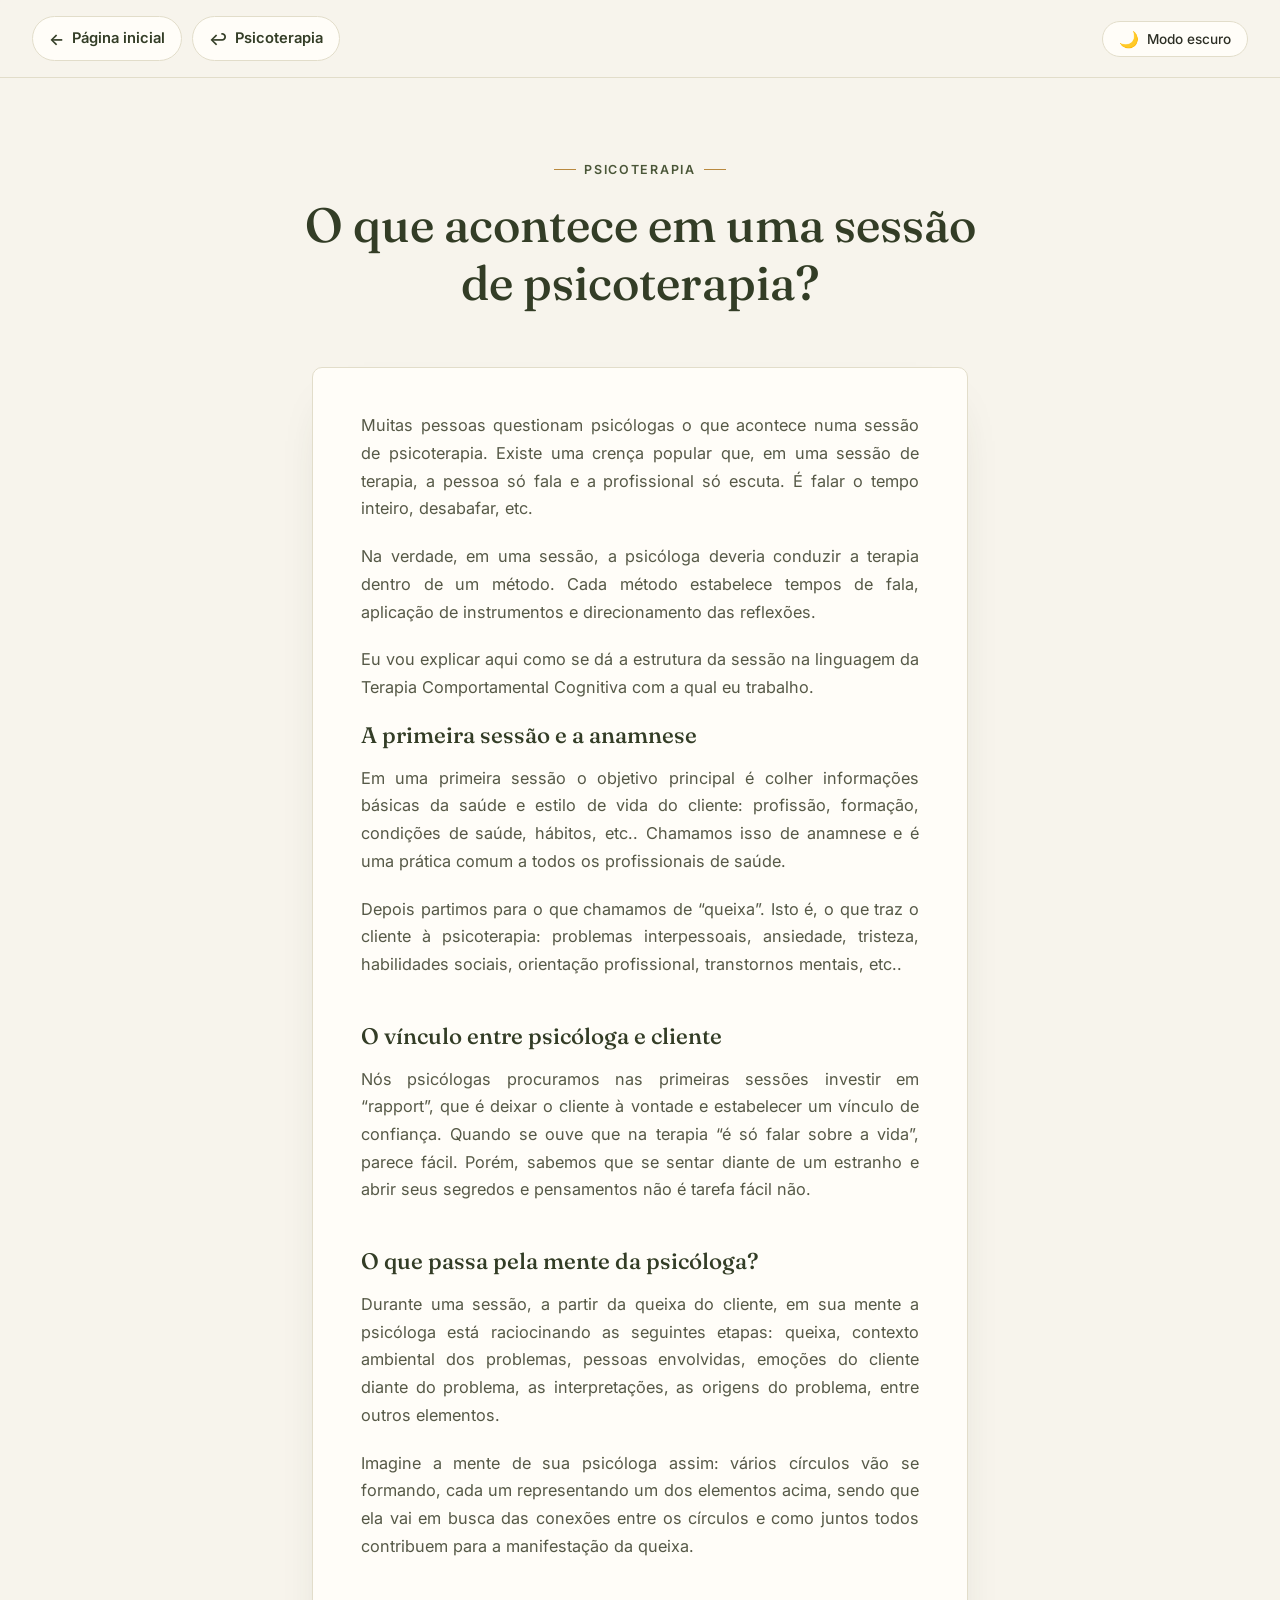
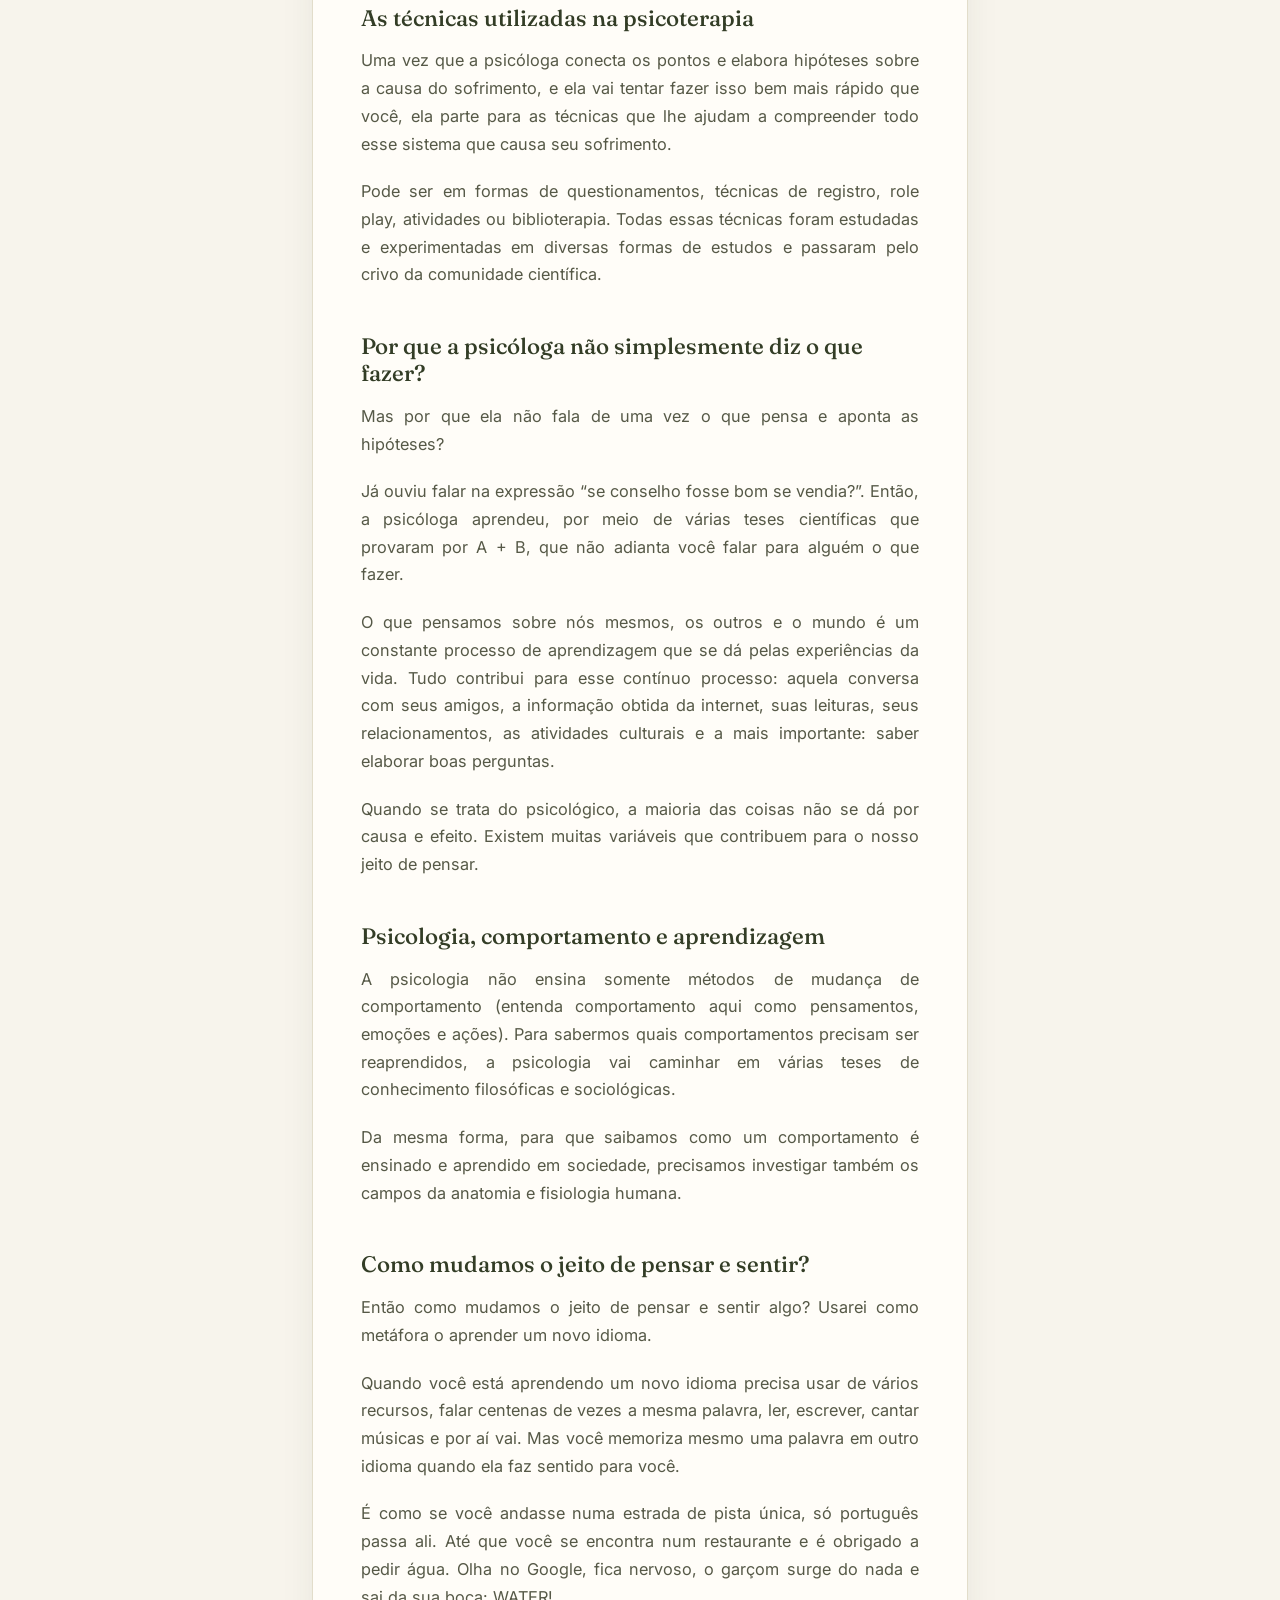
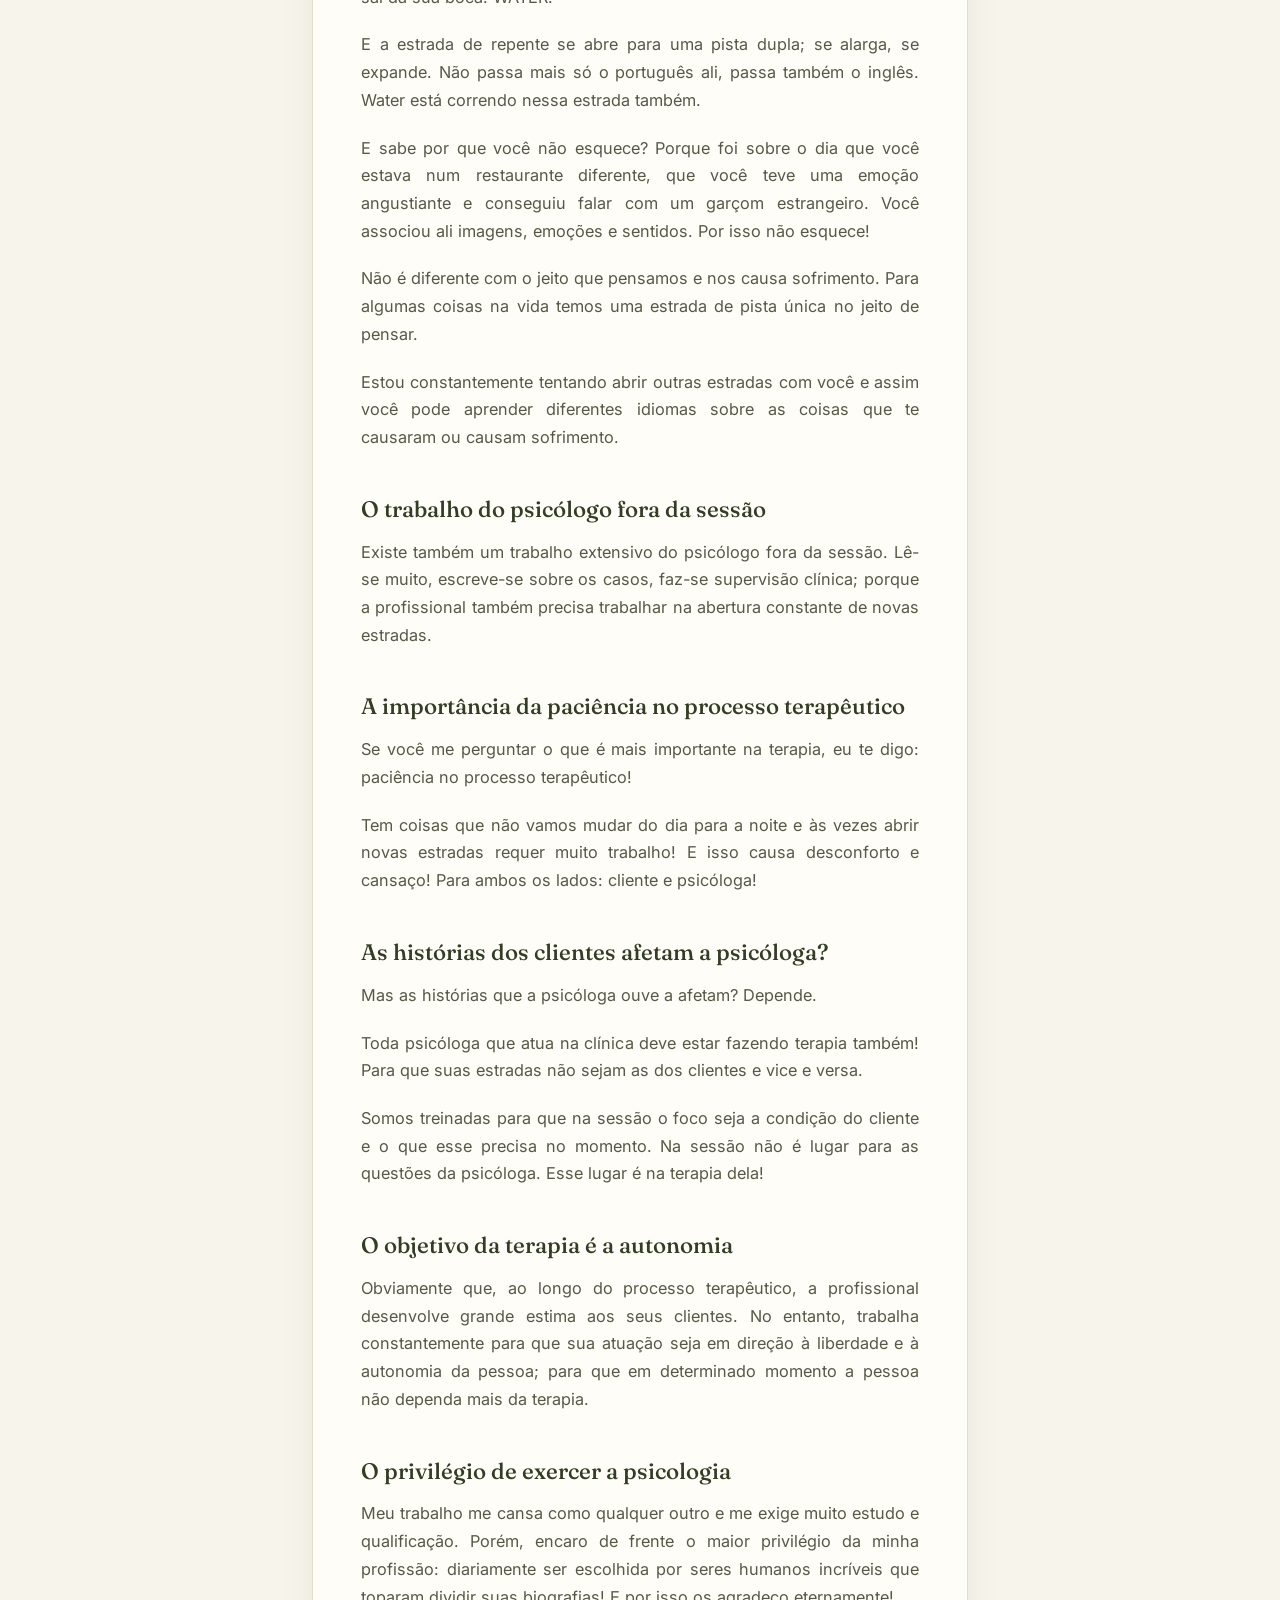
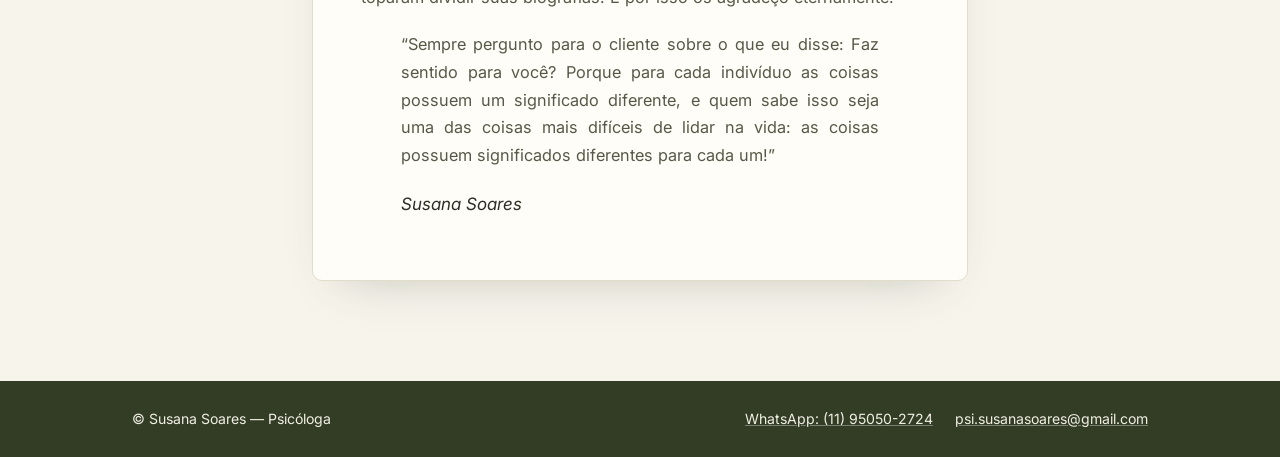
<file: OqueEsperarDaPsicoterapia.html>
<!doctype html>
<html lang="pt-BR">
<head>
<meta charset="UTF-8" />
<meta name="viewport" content="width=device-width, initial-scale=1.0" />
<title>Psicoterapia online funciona? — Susana Soares</title>
<meta name="description" content="Psicoterapia online é tão eficiente quanto presencial? Um panorama sobre regulamentação, sigilo e as diferenças entre as duas modalidades." />
<link rel="preconnect" href="https://fonts.googleapis.com">
<link rel="preconnect" href="https://fonts.gstatic.com" crossorigin>
<link href="https://fonts.googleapis.com/css2?family=Fraunces:ital,opsz,wght@0,9..144,400;0,9..144,500;0,9..144,600;1,9..144,500&family=Inter:wght@400;500;600&display=swap" rel="stylesheet">
<link id="theme-stylesheet" rel="stylesheet" href="css/StylePsicoterapia.css">
</head>
<body>

<div class="top-actions">
  <div class="top-actions-left">
    <a class="btn-home" href="sobre-susana-soares.html" aria-label="Voltar para a página inicial">
      <span class="ico" aria-hidden="true">←</span> <span>Página inicial</span>
    </a>
    <a class="btn-home" href="psicoterapia.html" aria-label="Voltar para a página de Psicoterapia">
      <span class="ico" aria-hidden="true">↩</span> <span>Psicoterapia</span>
    </a>
  </div>
  <button id="theme-toggle" type="button" aria-pressed="false" aria-label="Alternar para modo escuro">
    <span class="icon" aria-hidden="true">🌙</span>
    <span class="label">Modo escuro</span>
  </button>
</div>

<main>

  <header class="page-header wrap">
    <span class="eyebrow">Psicoterapia</span>
    <h1>O que acontece em uma sessão de psicoterapia?</h1>
  </header>

  <article class="article">
    <div class="article-box">

    <p>Muitas pessoas questionam psicólogas o que acontece numa sessão de psicoterapia. Existe uma crença popular que, em uma sessão de terapia, a pessoa só fala e a profissional só escuta. É falar o tempo inteiro, desabafar, etc.</p>

    <p>Na verdade, em uma sessão, a psicóloga deveria conduzir a terapia dentro de um método. Cada método estabelece tempos de fala, aplicação de instrumentos e direcionamento das reflexões.</p>
        
    <p>Eu vou explicar aqui como se dá a estrutura da sessão na linguagem da Terapia Comportamental Cognitiva com a qual eu trabalho.</p>    
    <h2>A primeira sessão e a anamnese</h2>
    <p>Em uma primeira sessão o objetivo principal é colher informações básicas da saúde e estilo de vida do cliente: profissão, formação, condições de saúde, hábitos, etc.. Chamamos isso de anamnese e é uma prática comum a todos os profissionais de saúde.</p>
        
    <p>Depois partimos para o que chamamos de “queixa”. Isto é, o que traz o cliente à psicoterapia: problemas interpessoais, ansiedade, tristeza, habilidades sociais, orientação profissional, transtornos mentais, etc..</p>
        
    <h2>O vínculo entre psicóloga e cliente</h2>
    <p>Nós psicólogas procuramos nas primeiras sessões investir em “rapport”, que é deixar o cliente à vontade e estabelecer um vínculo de confiança. Quando se ouve que na terapia “é só falar sobre a vida”, parece fácil. Porém, sabemos que se sentar diante de um estranho e abrir seus segredos e pensamentos não é tarefa fácil não.</p>
        
    <h2>O que passa pela mente da psicóloga?</h2>
    <p>Durante uma sessão, a partir da queixa do cliente, em sua mente a psicóloga está raciocinando as seguintes etapas: queixa, contexto ambiental dos problemas, pessoas envolvidas, emoções do cliente diante do problema, as interpretações, as origens do problema, entre outros elementos.</p>
        
    <p>Imagine a mente de sua psicóloga assim: vários círculos vão se formando, cada um representando um dos elementos acima, sendo que ela vai em busca das conexões entre os círculos e como juntos todos contribuem para a manifestação da queixa.</p>
        
    <h2>As técnicas utilizadas na psicoterapia</h2>
    <p>Uma vez que a psicóloga conecta os pontos e elabora hipóteses sobre a causa do sofrimento, e ela vai tentar fazer isso bem mais rápido que você, ela parte para as técnicas que lhe ajudam a compreender todo esse sistema que causa seu sofrimento.</p>
        
    <p>Pode ser em formas de questionamentos, técnicas de registro, role play, atividades ou biblioterapia. Todas essas técnicas foram estudadas e experimentadas em diversas formas de estudos e passaram pelo crivo da comunidade científica.</p>
        
    <h2>Por que a psicóloga não simplesmente diz o que fazer?</h2>
    <p>Mas por que ela não fala de uma vez o que pensa e aponta as hipóteses?</p>
        
    <p>Já ouviu falar na expressão “se conselho fosse bom se vendia?”. Então, a psicóloga aprendeu, por meio de várias teses científicas que provaram por A + B, que não adianta você falar para alguém o que fazer.</p>
        
    <p>O que pensamos sobre nós mesmos, os outros e o mundo é um constante processo de aprendizagem que se dá pelas experiências da vida. Tudo contribui para esse contínuo processo: aquela conversa com seus amigos, a informação obtida da internet, suas leituras, seus relacionamentos, as atividades culturais e a mais importante: saber elaborar boas perguntas.</p>
        
    <p>Quando se trata do psicológico, a maioria das coisas não se dá por causa e efeito. Existem muitas variáveis que contribuem para o nosso jeito de pensar.</p>
        
    <h2>Psicologia, comportamento e aprendizagem</h2>
    <p>A psicologia não ensina somente métodos de mudança de comportamento (entenda comportamento aqui como pensamentos, emoções e ações). Para sabermos quais comportamentos precisam ser reaprendidos, a psicologia vai caminhar em várias teses de conhecimento filosóficas e sociológicas.</p>
        
    <p>Da mesma forma, para que saibamos como um comportamento é ensinado e aprendido em sociedade, precisamos investigar também os campos da anatomia e fisiologia humana.</p>
        
    <h2>Como mudamos o jeito de pensar e sentir?</h2>
    <p>Então como mudamos o jeito de pensar e sentir algo? Usarei como metáfora o aprender um novo idioma.</p>
        
    <p>Quando você está aprendendo um novo idioma precisa usar de vários recursos, falar centenas de vezes a mesma palavra, ler, escrever, cantar músicas e por aí vai. Mas você memoriza mesmo uma palavra em outro idioma quando ela faz sentido para você.</p>
        
    <p>É como se você andasse numa estrada de pista única, só português passa ali. Até que você se encontra num restaurante e é obrigado a pedir água. Olha no Google, fica nervoso, o garçom surge do nada e sai da sua boca: WATER!</p>
        
    <p>E a estrada de repente se abre para uma pista dupla; se alarga, se expande. Não passa mais só o português ali, passa também o inglês. Water está correndo nessa estrada também.</p>
        
    <p>E sabe por que você não esquece? Porque foi sobre o dia que você estava num restaurante diferente, que você teve uma emoção angustiante e conseguiu falar com um garçom estrangeiro. Você associou ali imagens, emoções e sentidos. Por isso não esquece!</p>
        
    <p>Não é diferente com o jeito que pensamos e nos causa sofrimento. Para algumas coisas na vida temos uma estrada de pista única no jeito de pensar.</p>
        
    <p>Estou constantemente tentando abrir outras estradas com você e assim você pode aprender diferentes idiomas sobre as coisas que te causaram ou causam sofrimento.</p>
        
    <h2>O trabalho do psicólogo fora da sessão</h2>
    <p>Existe também um trabalho extensivo do psicólogo fora da sessão. Lê-se muito, escreve-se sobre os casos, faz-se supervisão clínica; porque a profissional também precisa trabalhar na abertura constante de novas estradas.</p>
        
    <h2>A importância da paciência no processo terapêutico</h2>
    <p>Se você me perguntar o que é mais importante na terapia, eu te digo: paciência no processo terapêutico!</p>
        
    <p>Tem coisas que não vamos mudar do dia para a noite e às vezes abrir novas estradas requer muito trabalho! E isso causa desconforto e cansaço! Para ambos os lados: cliente e psicóloga!</p>
        
    <h2>As histórias dos clientes afetam a psicóloga?</h2>
    <p>Mas as histórias que a psicóloga ouve a afetam? Depende.</p>
        
    <p>Toda psicóloga que atua na clínica deve estar fazendo terapia também! Para que suas estradas não sejam as dos clientes e vice e versa.</p>
        
    <p>Somos treinadas para que na sessão o foco seja a condição do cliente e o que esse precisa no momento. Na sessão não é lugar para as questões da psicóloga. Esse lugar é na terapia dela!</p>
        
    <h2>O objetivo da terapia é a autonomia</h2>
    <p>Obviamente que, ao longo do processo terapêutico, a profissional desenvolve grande estima aos seus clientes. No entanto, trabalha constantemente para que sua atuação seja em direção à liberdade e à autonomia da pessoa; para que em determinado momento a pessoa não dependa mais da terapia.</p>
        
    <h2>O privilégio de exercer a psicologia</h2>
    <p>Meu trabalho me cansa como qualquer outro e me exige muito estudo e qualificação. Porém, encaro de frente o maior privilégio da minha profissão: diariamente ser escolhida por seres humanos incríveis que toparam dividir suas biografias! E por isso os agradeço eternamente!</p>
    
        
    <blockquote>
      <p>“Sempre pergunto para o cliente sobre o que eu disse: Faz sentido para você? Porque para cada indivíduo as coisas possuem um significado diferente, e quem sabe isso seja uma das coisas mais difíceis de lidar na vida: as coisas possuem significados diferentes para cada um!”</p>
      <cite>Susana Soares</cite>
    </blockquote>

</div>
  </article>

</main>

<footer class="site">
  <div class="wrap footer-inner">
    <span>© Susana Soares — Psicóloga</span>
    <div class="footer-links">
      <a href="https://api.whatsapp.com/send?phone=5511950502724" target="_blank" rel="noreferrer noopener">WhatsApp: (11) 95050-2724</a>
      <a href="mailto:psi.susanasoares@gmail.com">psi.susanasoares@gmail.com</a>
    </div>
  </div>
</footer>

<script>
  (function () {
    var LIGHT_HREF = 'css/StylePsicoterapia.css';
    var DARK_HREF  = 'css/DarkStylePsicoterapia.css';

    var link   = document.getElementById('theme-stylesheet');
    var button = document.getElementById('theme-toggle');
    var label  = button.querySelector('.label');
    var icon   = button.querySelector('.icon');

    function setTheme(isDark) {
      link.setAttribute('href', isDark ? DARK_HREF : LIGHT_HREF);
      document.documentElement.setAttribute('data-theme', isDark ? 'dark' : 'light');
      button.setAttribute('aria-pressed', String(isDark));
      button.setAttribute('aria-label', isDark ? 'Alternar para modo claro' : 'Alternar para modo escuro');
      label.textContent = isDark ? 'Modo claro' : 'Modo escuro';
      icon.textContent = isDark ? '☀️' : '🌙';
    }

    button.addEventListener('click', function () {
      var isDark = document.documentElement.getAttribute('data-theme') === 'dark';
      setTheme(!isDark);
    });

    setTheme(false);
  })();
</script>

</body>
</html>
</file>
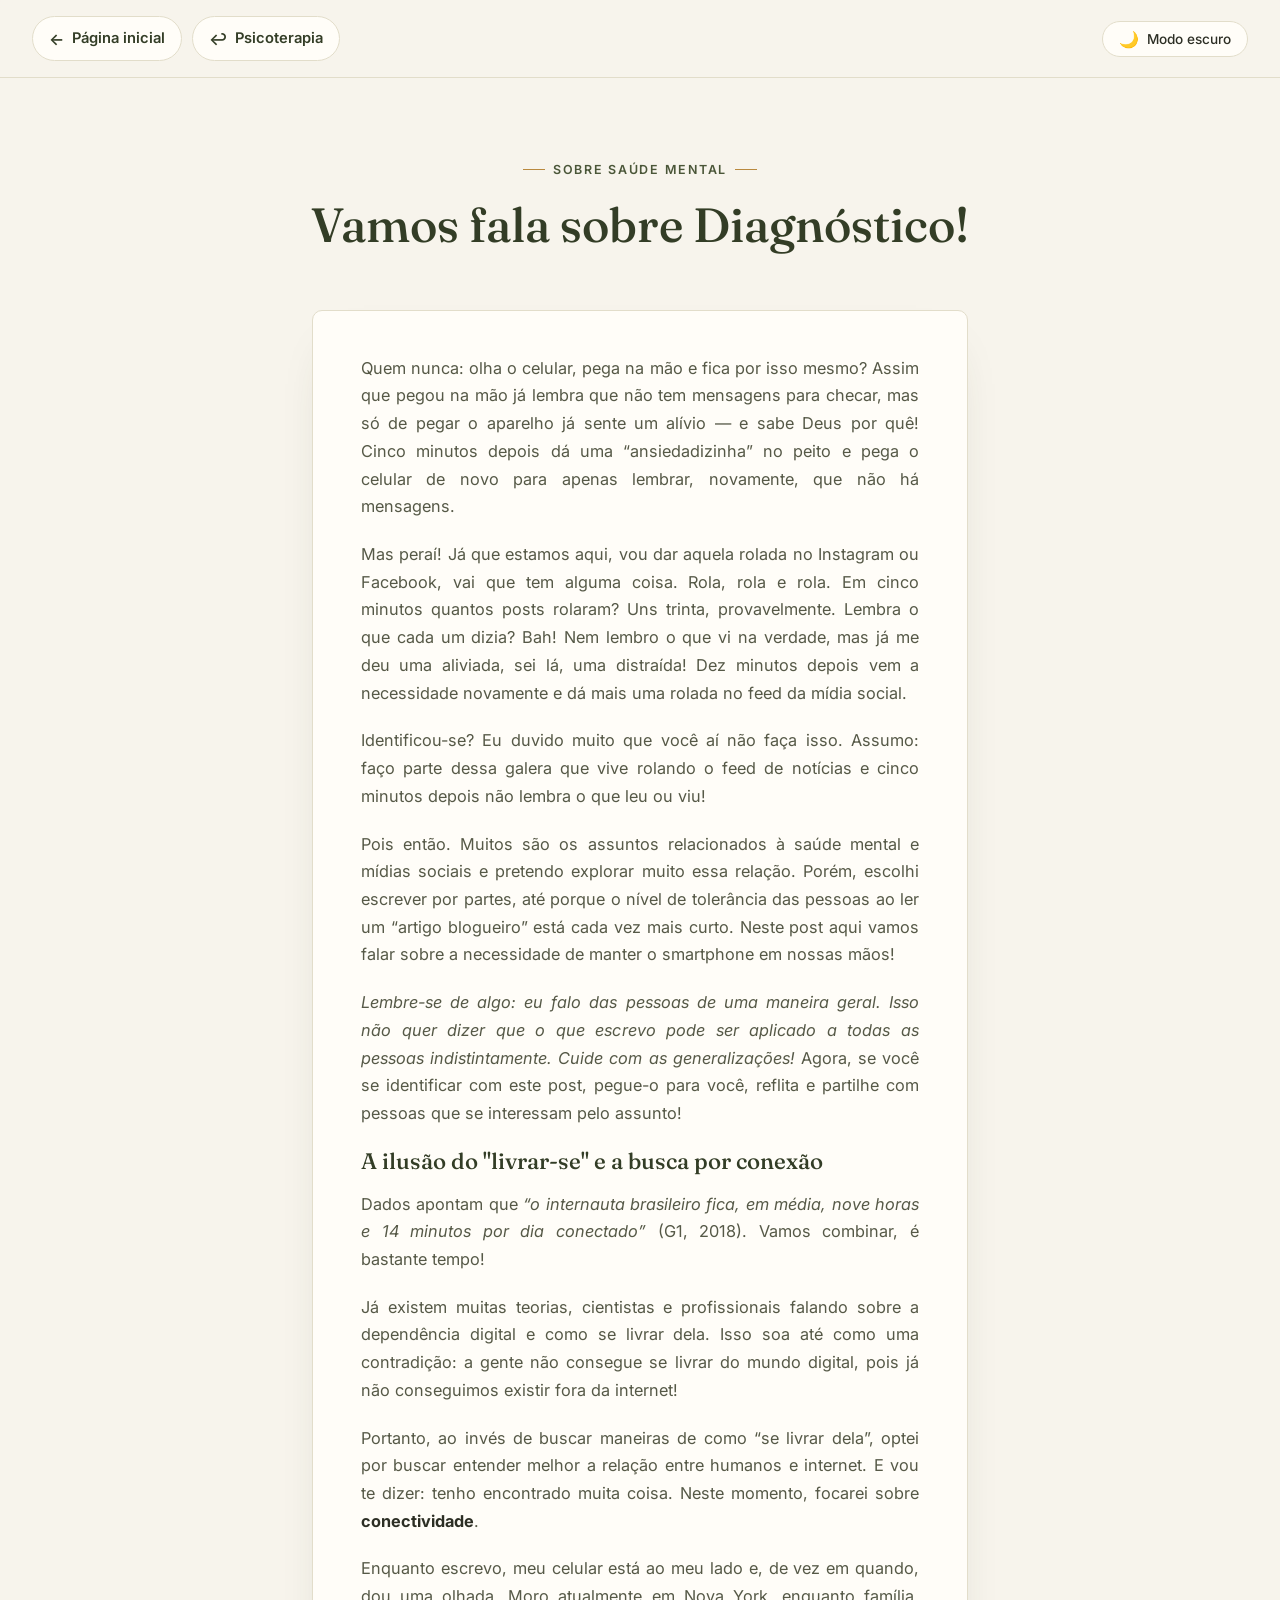
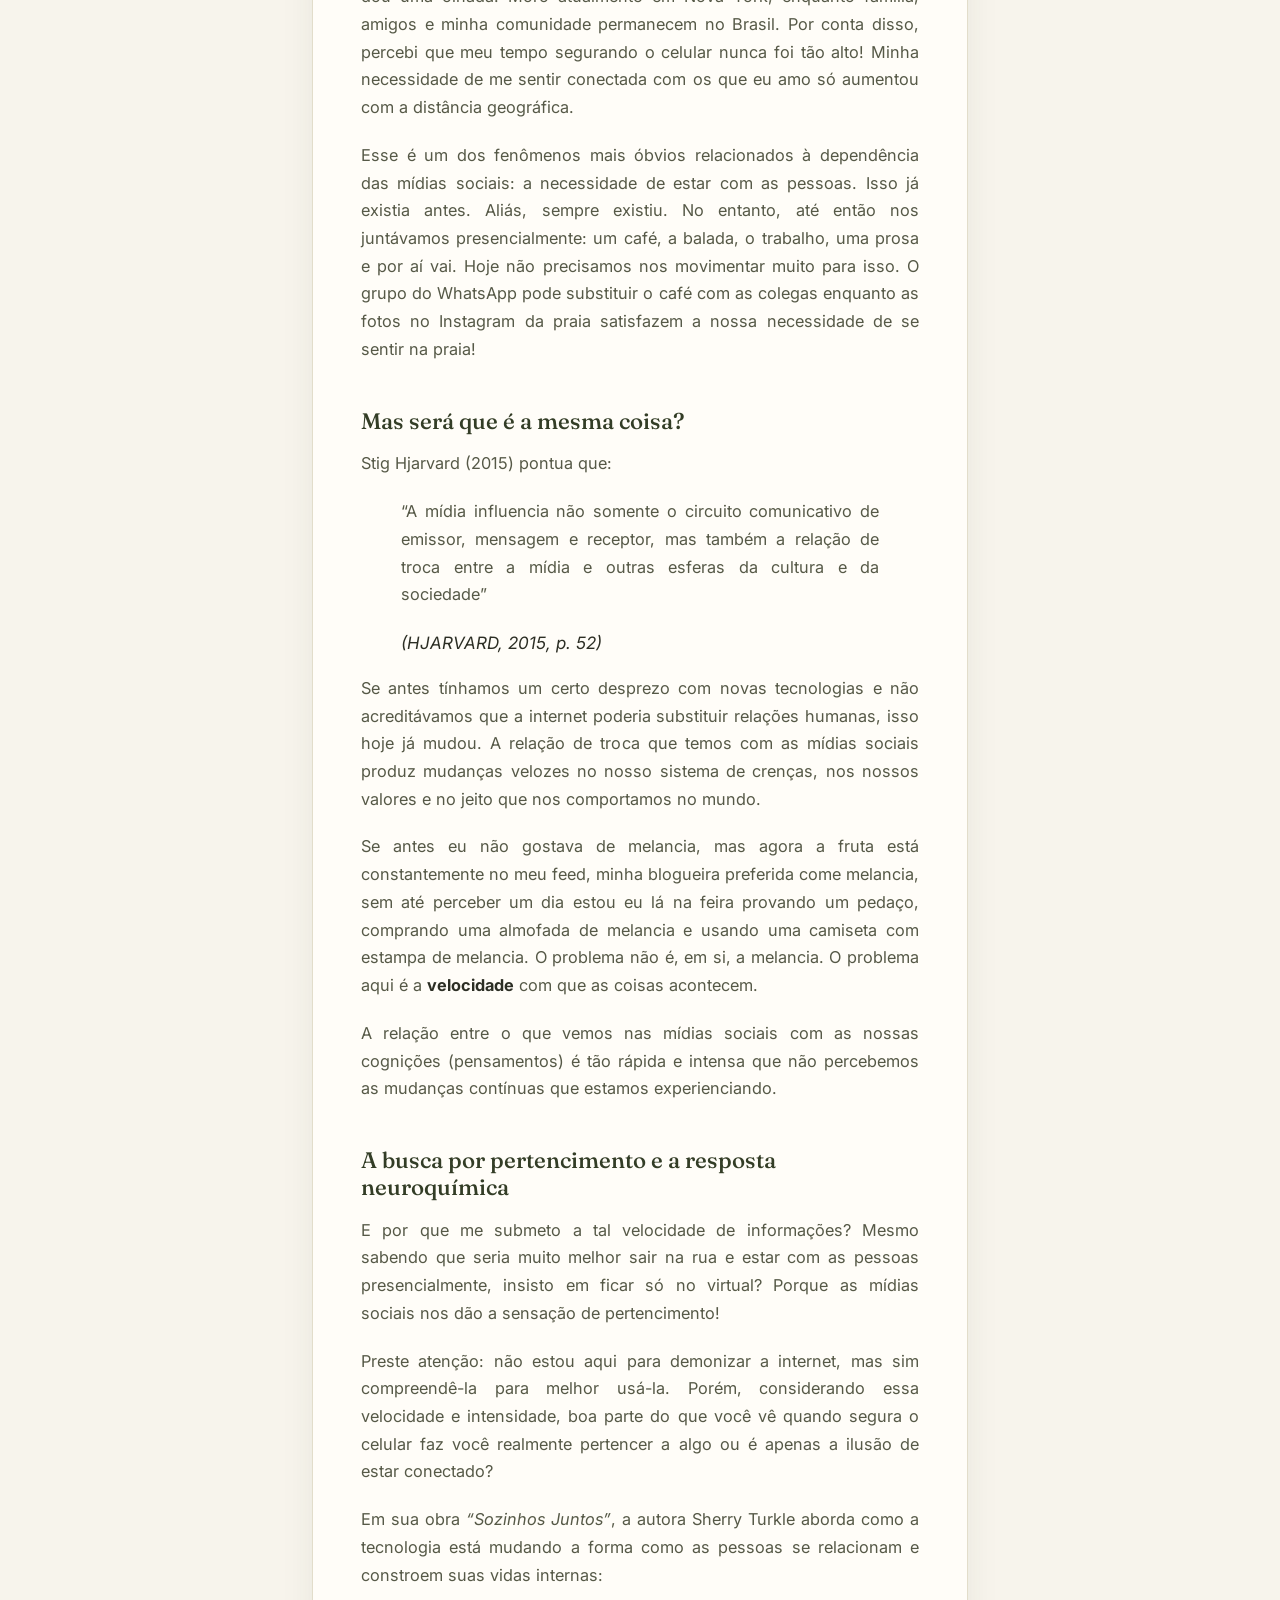
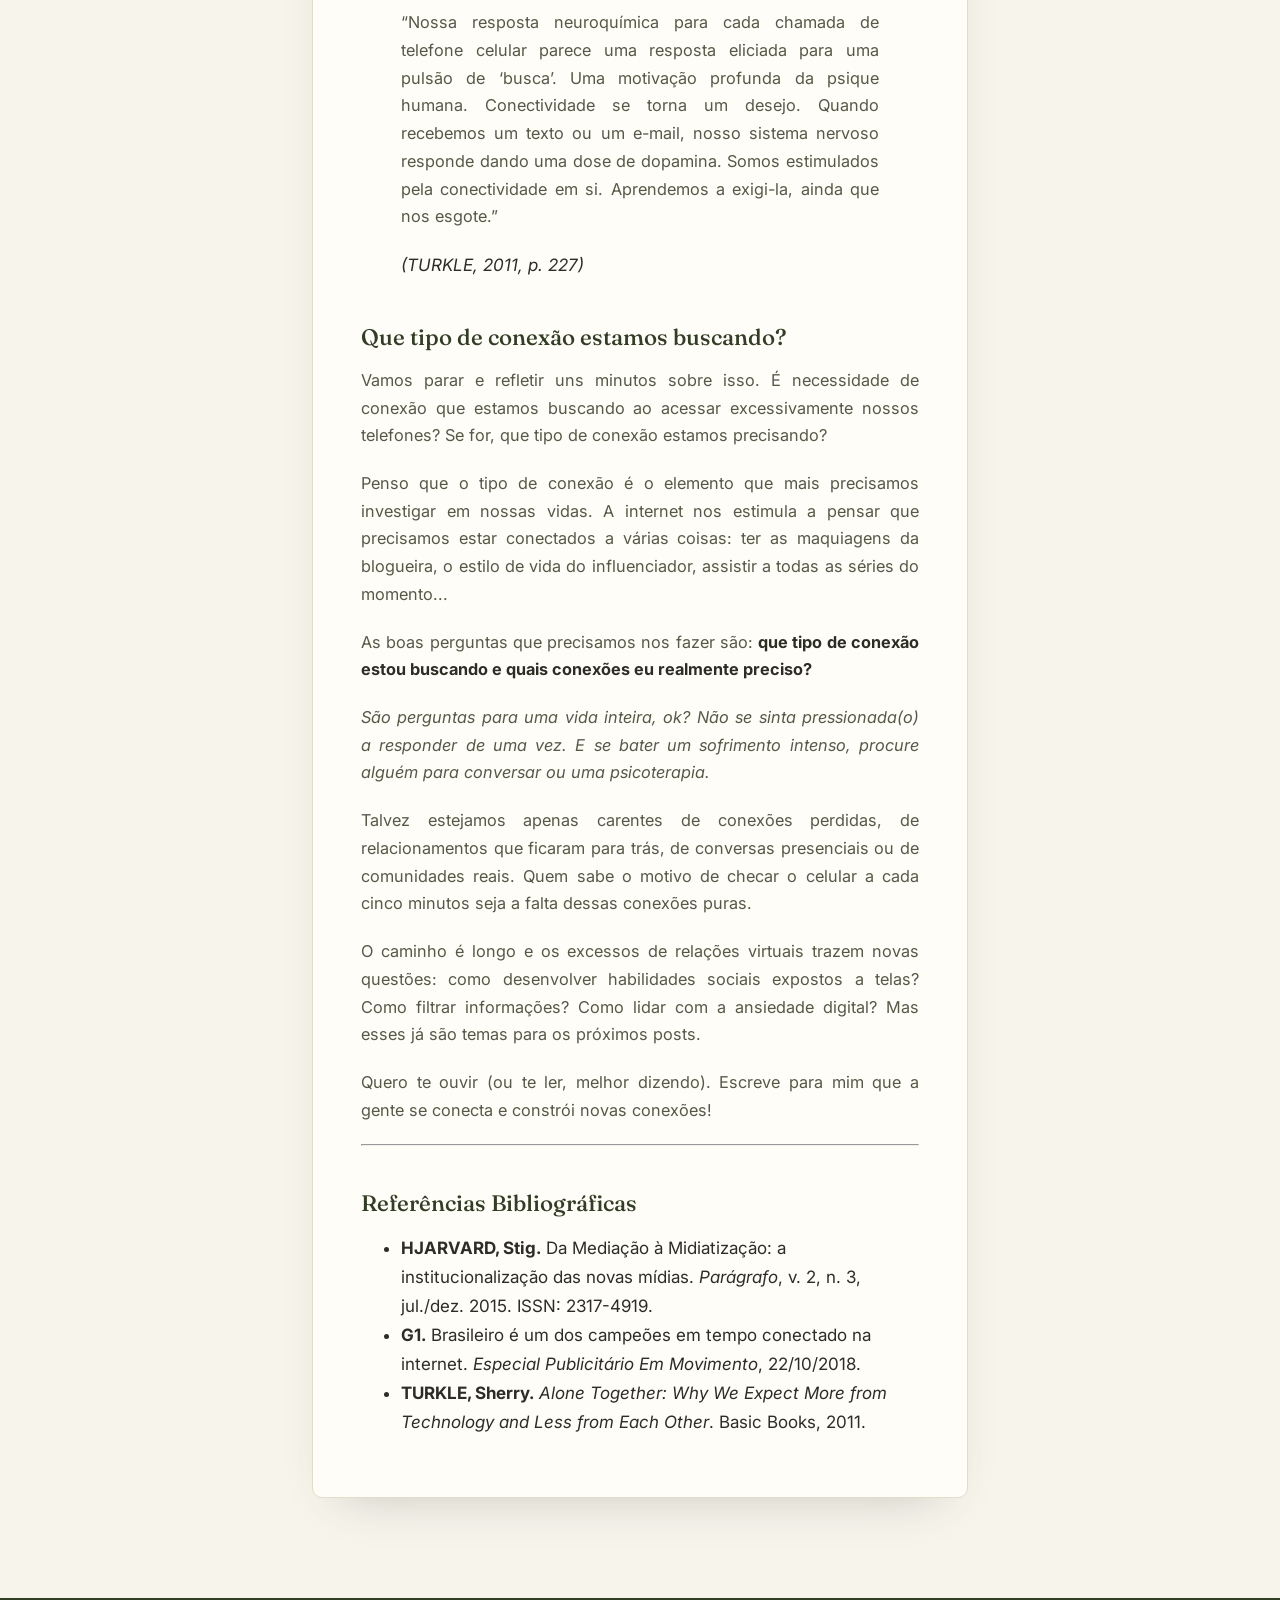
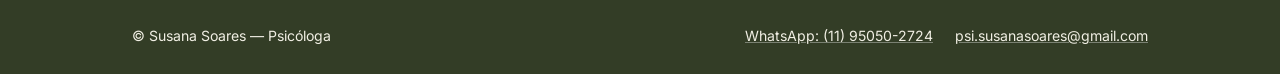
<file: PqSeguramosOCelular.html>
<!doctype html>
<html lang="pt-BR">
<head>
<meta charset="UTF-8" />
<meta name="viewport" content="width=device-width, initial-scale=1.0" />
<title>Psicoterapia online funciona? — Susana Soares</title>
<meta name="description" content="Psicoterapia online é tão eficiente quanto presencial? Um panorama sobre regulamentação, sigilo e as diferenças entre as duas modalidades." />
<link rel="preconnect" href="https://fonts.googleapis.com">
<link rel="preconnect" href="https://fonts.gstatic.com" crossorigin>
<link href="https://fonts.googleapis.com/css2?family=Fraunces:ital,opsz,wght@0,9..144,400;0,9..144,500;0,9..144,600;1,9..144,500&family=Inter:wght@400;500;600&display=swap" rel="stylesheet">
<link id="theme-stylesheet" rel="stylesheet" href="css/StylePsicoterapia.css">
</head>
<body>

<div class="top-actions">
  <div class="top-actions-left">
    <a class="btn-home" href="sobre-susana-soares.html" aria-label="Voltar para a página inicial">
      <span class="ico" aria-hidden="true">←</span> <span>Página inicial</span>
    </a>
    <a class="btn-home" href="psicoterapia.html" aria-label="Voltar para a página de Psicoterapia">
      <span class="ico" aria-hidden="true">↩</span> <span>Psicoterapia</span>
    </a>
  </div>
  <button id="theme-toggle" type="button" aria-pressed="false" aria-label="Alternar para modo escuro">
    <span class="icon" aria-hidden="true">🌙</span>
    <span class="label">Modo escuro</span>
  </button>
</div>

<main>

  <header class="page-header wrap">
    <span class="eyebrow">Sobre Saúde Mental</span>
    <h1>Vamos fala sobre Diagnóstico!  </h1>
  </header>

  <article class="article">
    <div class="article-box">
<p>Quem nunca: olha o celular, pega na mão e fica por isso mesmo? Assim que pegou na mão já lembra que não tem mensagens para checar, mas só de pegar o aparelho já sente um alívio — e sabe Deus por quê! Cinco minutos depois dá uma “ansiedadizinha” no peito e pega o celular de novo para apenas lembrar, novamente, que não há mensagens.</p>

<p>Mas peraí! Já que estamos aqui, vou dar aquela rolada no Instagram ou Facebook, vai que tem alguma coisa. Rola, rola e rola. Em cinco minutos quantos posts rolaram? Uns trinta, provavelmente. Lembra o que cada um dizia? Bah! Nem lembro o que vi na verdade, mas já me deu uma aliviada, sei lá, uma distraída! Dez minutos depois vem a necessidade novamente e dá mais uma rolada no feed da mídia social.</p>

<p>Identificou-se? Eu duvido muito que você aí não faça isso. Assumo: faço parte dessa galera que vive rolando o feed de notícias e cinco minutos depois não lembra o que leu ou viu!</p>

<p>Pois então. Muitos são os assuntos relacionados à saúde mental e mídias sociais e pretendo explorar muito essa relação. Porém, escolhi escrever por partes, até porque o nível de tolerância das pessoas ao ler um “artigo blogueiro” está cada vez mais curto. Neste post aqui vamos falar sobre a necessidade de manter o smartphone em nossas mãos!</p>

<p><em>Lembre-se de algo: eu falo das pessoas de uma maneira geral. Isso não quer dizer que o que escrevo pode ser aplicado a todas as pessoas indistintamente. Cuide com as generalizações!</em> Agora, se você se identificar com este post, pegue-o para você, reflita e partilhe com pessoas que se interessam pelo assunto!</p>

<h2>A ilusão do "livrar-se" e a busca por conexão</h2>

<p>Dados apontam que <em>“o internauta brasileiro fica, em média, nove horas e 14 minutos por dia conectado”</em> (G1, 2018). Vamos combinar, é bastante tempo!</p>

<p>Já existem muitas teorias, cientistas e profissionais falando sobre a dependência digital e como se livrar dela. Isso soa até como uma contradição: a gente não consegue se livrar do mundo digital, pois já não conseguimos existir fora da internet!</p>

<p>Portanto, ao invés de buscar maneiras de como “se livrar dela”, optei por buscar entender melhor a relação entre humanos e internet. E vou te dizer: tenho encontrado muita coisa. Neste momento, focarei sobre <strong>conectividade</strong>.</p>

<p>Enquanto escrevo, meu celular está ao meu lado e, de vez em quando, dou uma olhada. Moro atualmente em Nova York, enquanto família, amigos e minha comunidade permanecem no Brasil. Por conta disso, percebi que meu tempo segurando o celular nunca foi tão alto! Minha necessidade de me sentir conectada com os que eu amo só aumentou com a distância geográfica.</p>

<p>Esse é um dos fenômenos mais óbvios relacionados à dependência das mídias sociais: a necessidade de estar com as pessoas. Isso já existia antes. Aliás, sempre existiu. No entanto, até então nos juntávamos presencialmente: um café, a balada, o trabalho, uma prosa e por aí vai. Hoje não precisamos nos movimentar muito para isso. O grupo do WhatsApp pode substituir o café com as colegas enquanto as fotos no Instagram da praia satisfazem a nossa necessidade de se sentir na praia!</p>

<h2>Mas será que é a mesma coisa?</h2>

<p>Stig Hjarvard (2015) pontua que:</p>

<blockquote>
  <p>“A mídia influencia não somente o circuito comunicativo de emissor, mensagem e receptor, mas também a relação de troca entre a mídia e outras esferas da cultura e da sociedade”</p>
  <cite>(HJARVARD, 2015, p. 52)</cite>
</blockquote>

<p>Se antes tínhamos um certo desprezo com novas tecnologias e não acreditávamos que a internet poderia substituir relações humanas, isso hoje já mudou. A relação de troca que temos com as mídias sociais produz mudanças velozes no nosso sistema de crenças, nos nossos valores e no jeito que nos comportamos no mundo.</p>

<p>Se antes eu não gostava de melancia, mas agora a fruta está constantemente no meu feed, minha blogueira preferida come melancia, sem até perceber um dia estou eu lá na feira provando um pedaço, comprando uma almofada de melancia e usando uma camiseta com estampa de melancia. O problema não é, em si, a melancia. O problema aqui é a <strong>velocidade</strong> com que as coisas acontecem.</p>

<p>A relação entre o que vemos nas mídias sociais com as nossas cognições (pensamentos) é tão rápida e intensa que não percebemos as mudanças contínuas que estamos experienciando.</p>

<h2>A busca por pertencimento e a resposta neuroquímica</h2>

<p>E por que me submeto a tal velocidade de informações? Mesmo sabendo que seria muito melhor sair na rua e estar com as pessoas presencialmente, insisto em ficar só no virtual? Porque as mídias sociais nos dão a sensação de pertencimento!</p>

<p>Preste atenção: não estou aqui para demonizar a internet, mas sim compreendê-la para melhor usá-la. Porém, considerando essa velocidade e intensidade, boa parte do que você vê quando segura o celular faz você realmente pertencer a algo ou é apenas a ilusão de estar conectado?</p>

<p>Em sua obra <em>“Sozinhos Juntos”</em>, a autora Sherry Turkle aborda como a tecnologia está mudando a forma como as pessoas se relacionam e constroem suas vidas internas:</p>

<blockquote>
  <p>“Nossa resposta neuroquímica para cada chamada de telefone celular parece uma resposta eliciada para uma pulsão de ‘busca’. Uma motivação profunda da psique humana. Conectividade se torna um desejo. Quando recebemos um texto ou um e-mail, nosso sistema nervoso responde dando uma dose de dopamina. Somos estimulados pela conectividade em si. Aprendemos a exigi-la, ainda que nos esgote.”</p>
  <cite>(TURKLE, 2011, p. 227)</cite>
</blockquote>

<h2>Que tipo de conexão estamos buscando?</h2>

<p>Vamos parar e refletir uns minutos sobre isso. É necessidade de conexão que estamos buscando ao acessar excessivamente nossos telefones? Se for, que tipo de conexão estamos precisando?</p>

<p>Penso que o tipo de conexão é o elemento que mais precisamos investigar em nossas vidas. A internet nos estimula a pensar que precisamos estar conectados a várias coisas: ter as maquiagens da blogueira, o estilo de vida do influenciador, assistir a todas as séries do momento...</p>

<p>As boas perguntas que precisamos nos fazer são: <strong>que tipo de conexão estou buscando e quais conexões eu realmente preciso?</strong></p>

<p><em>São perguntas para uma vida inteira, ok? Não se sinta pressionada(o) a responder de uma vez. E se bater um sofrimento intenso, procure alguém para conversar ou uma psicoterapia.</em></p>

<p>Talvez estejamos apenas carentes de conexões perdidas, de relacionamentos que ficaram para trás, de conversas presenciais ou de comunidades reais. Quem sabe o motivo de checar o celular a cada cinco minutos seja a falta dessas conexões puras.</p>

<p>O caminho é longo e os excessos de relações virtuais trazem novas questões: como desenvolver habilidades sociais expostos a telas? Como filtrar informações? Como lidar com a ansiedade digital? Mas esses já são temas para os próximos posts.</p>

<p>Quero te ouvir (ou te ler, melhor dizendo). Escreve para mim que a gente se conecta e constrói novas conexões!</p>

<hr>

<h2>Referências Bibliográficas</h2>

<ul>
  <li><strong>HJARVARD, Stig.</strong> Da Mediação à Midiatização: a institucionalização das novas mídias. <em>Parágrafo</em>, v. 2, n. 3, jul./dez. 2015. ISSN: 2317-4919.</li>
  <li><strong>G1.</strong> Brasileiro é um dos campeões em tempo conectado na internet. <em>Especial Publicitário Em Movimento</em>, 22/10/2018.</li>
  <li><strong>TURKLE, Sherry.</strong> <em>Alone Together: Why We Expect More from Technology and Less from Each Other</em>. Basic Books, 2011.</li>
</ul>
</main>

<footer class="site">
  <div class="wrap footer-inner">
    <span>© Susana Soares — Psicóloga</span>
    <div class="footer-links">
      <a href="https://api.whatsapp.com/send?phone=5511950502724" target="_blank" rel="noreferrer noopener">WhatsApp: (11) 95050-2724</a>
      <a href="mailto:psi.susanasoares@gmail.com">psi.susanasoares@gmail.com</a>
    </div>
  </div>
</footer>

<script>
  (function () {
    var LIGHT_HREF = 'css/StylePsicoterapia.css';
    var DARK_HREF  = 'css/DarkStylePsicoterapia.css';

    var link   = document.getElementById('theme-stylesheet');
    var button = document.getElementById('theme-toggle');
    var label  = button.querySelector('.label');
    var icon   = button.querySelector('.icon');

    function setTheme(isDark) {
      link.setAttribute('href', isDark ? DARK_HREF : LIGHT_HREF);
      document.documentElement.setAttribute('data-theme', isDark ? 'dark' : 'light');
      button.setAttribute('aria-pressed', String(isDark));
      button.setAttribute('aria-label', isDark ? 'Alternar para modo claro' : 'Alternar para modo escuro');
      label.textContent = isDark ? 'Modo claro' : 'Modo escuro';
      icon.textContent = isDark ? '☀️' : '🌙';
    }

    button.addEventListener('click', function () {
      var isDark = document.documentElement.getAttribute('data-theme') === 'dark';
      setTheme(!isDark);
    });

    setTheme(false);
  })();
</script>

</body>
</html>
</file>
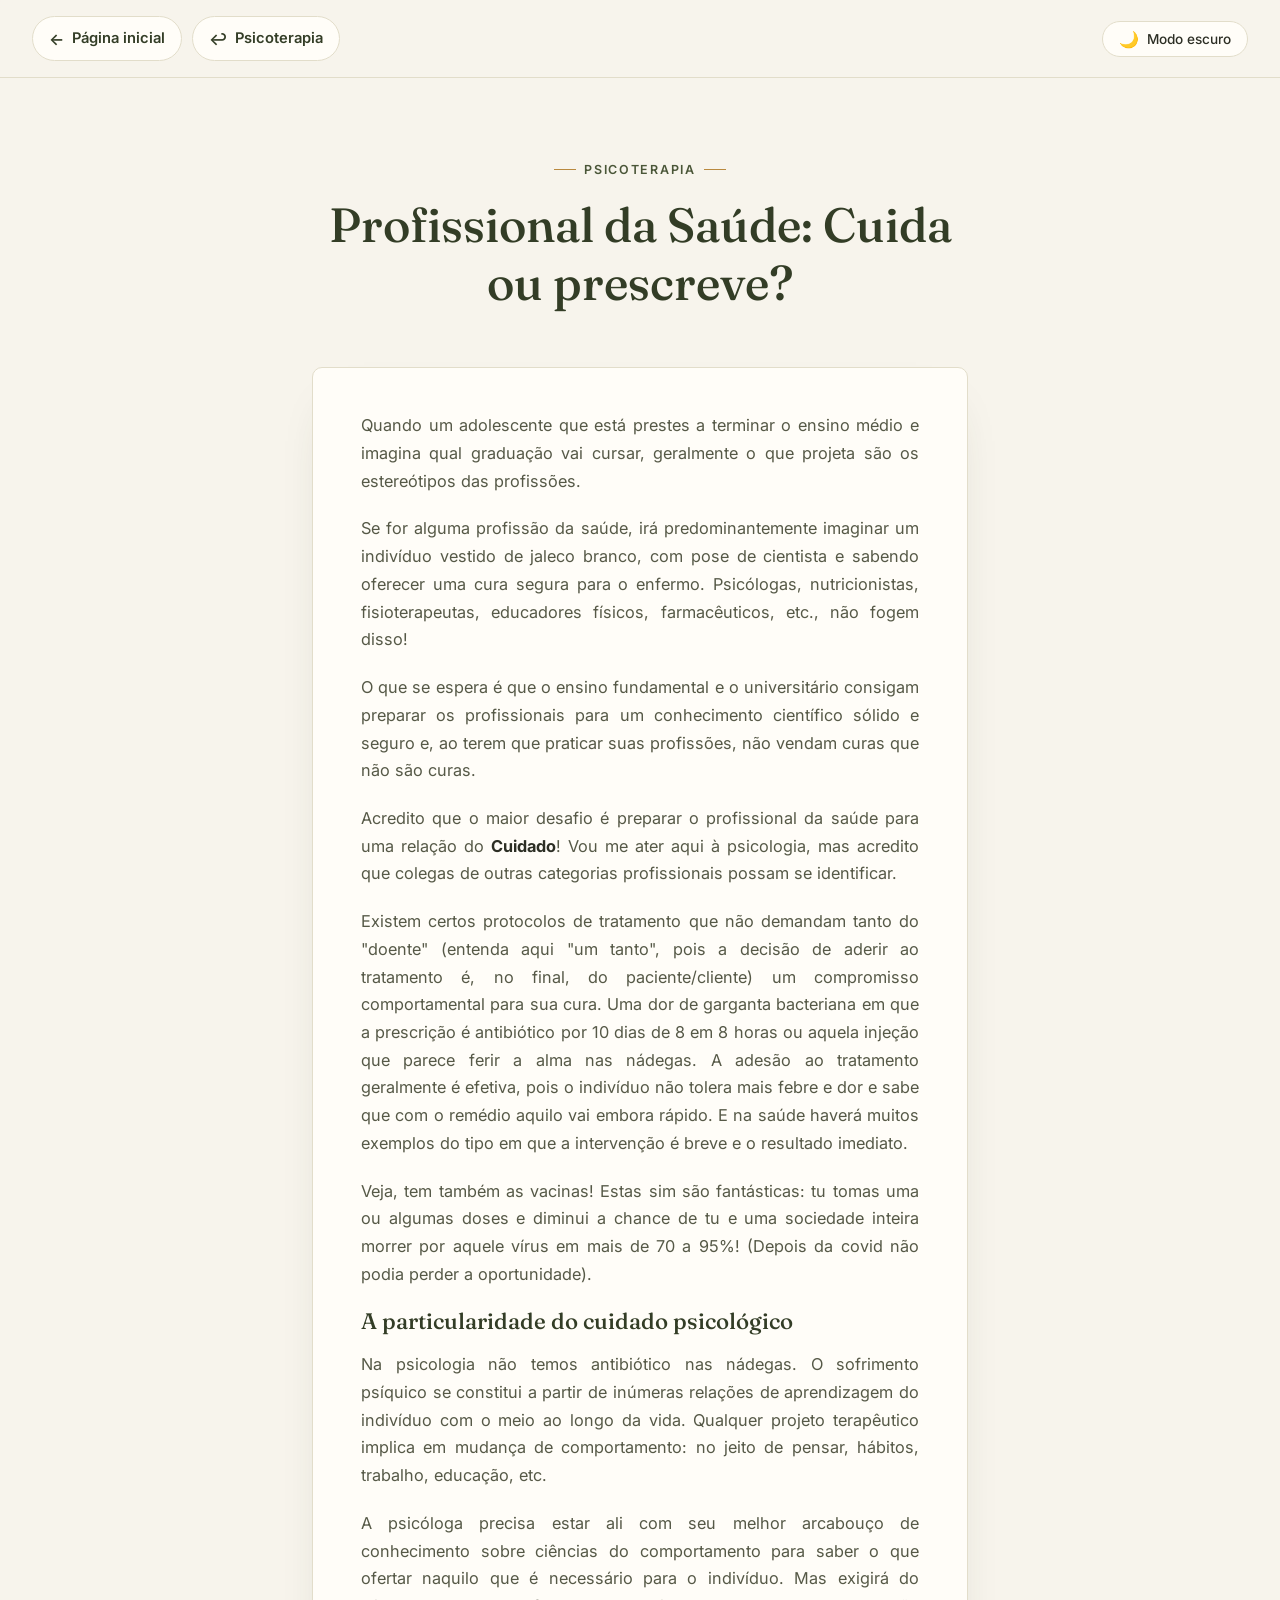
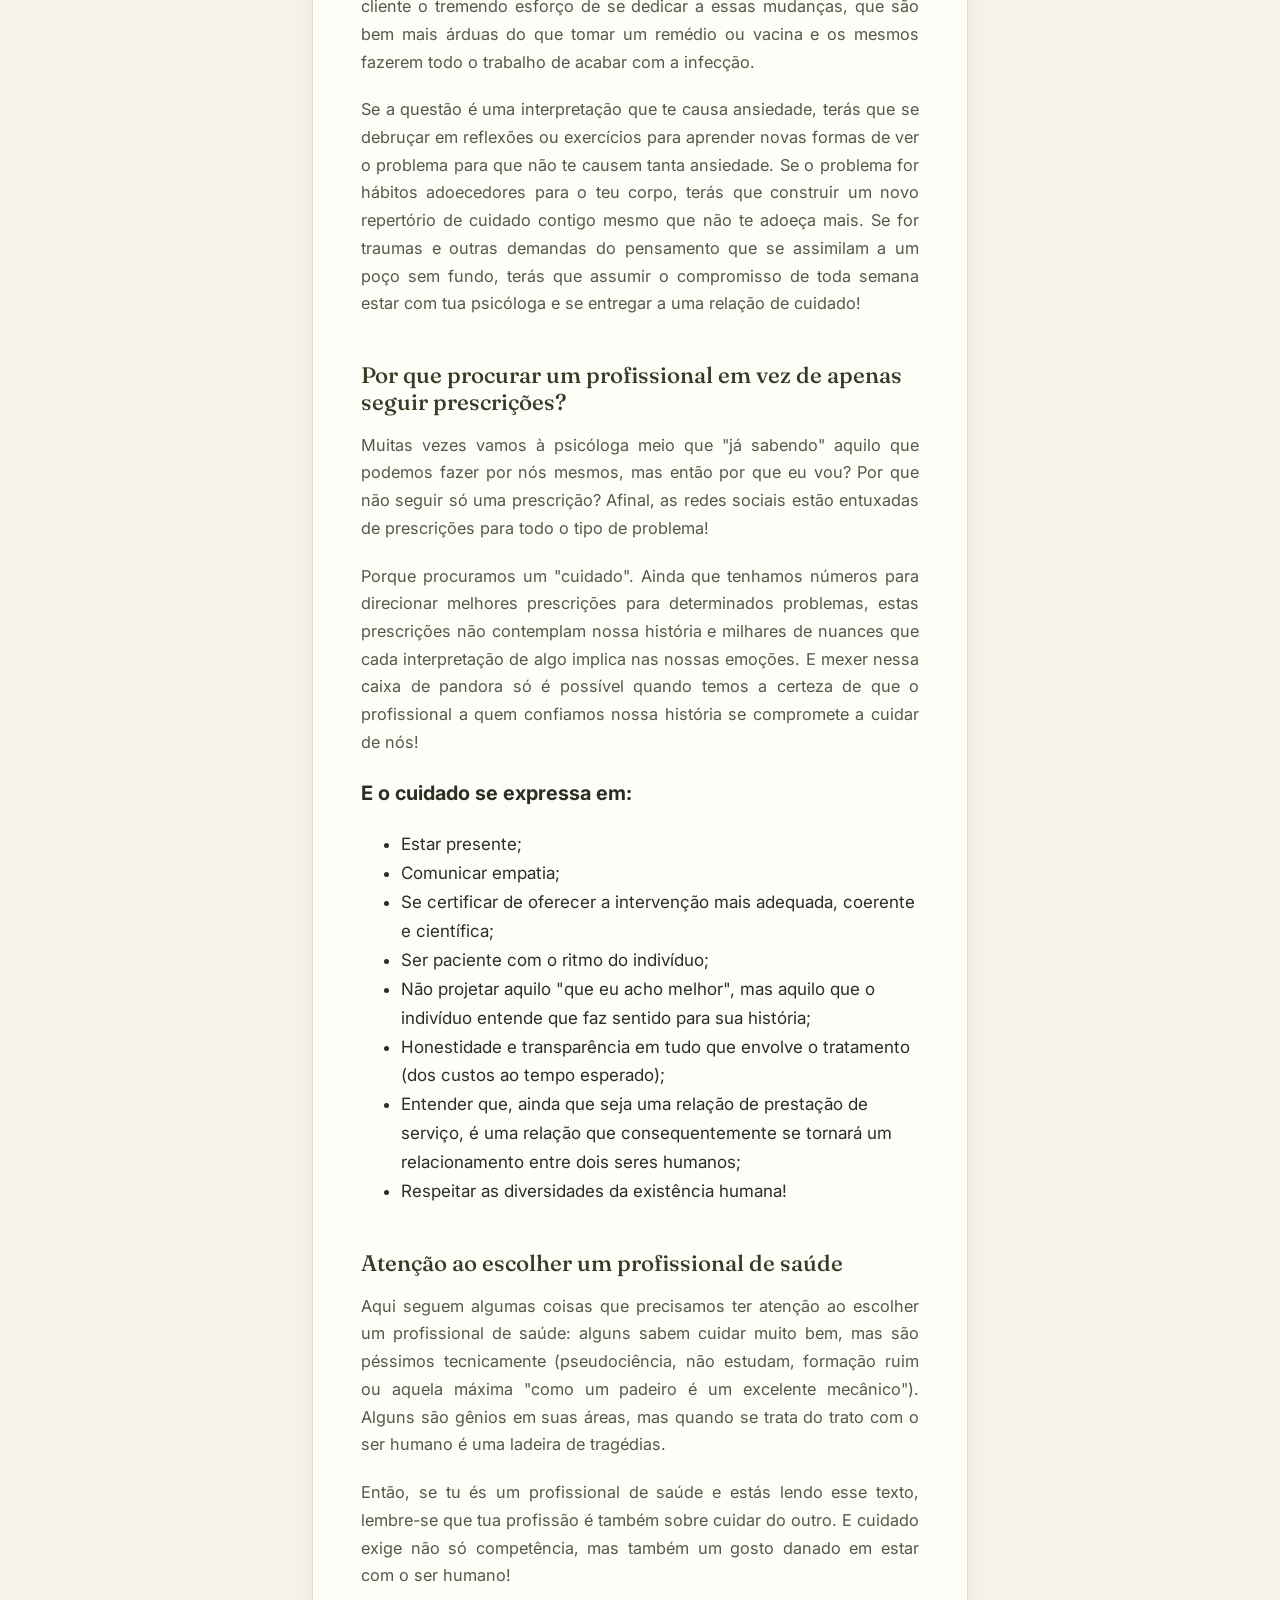
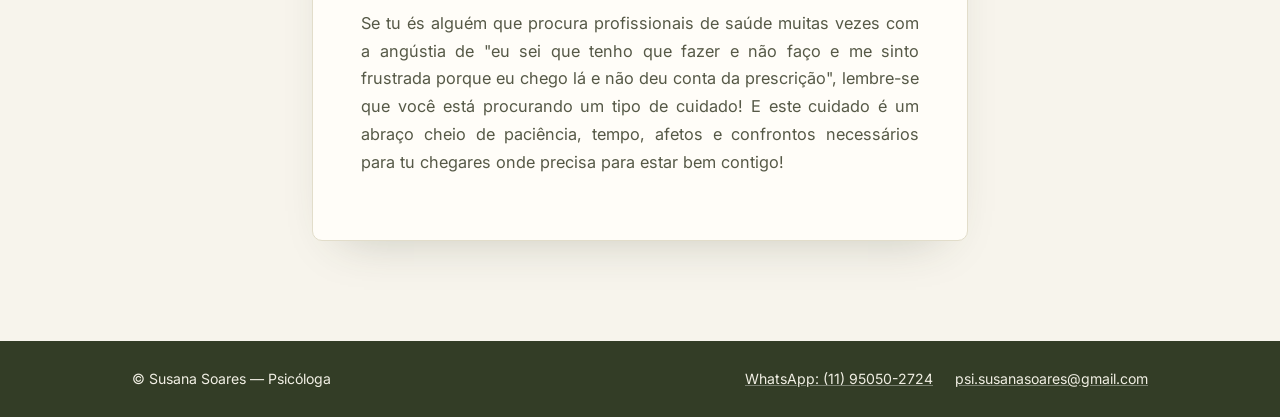
<file: ProfissionalDaSaudeCuidaOuPrescreve.html>
<!doctype html>
<html lang="pt-BR">
<head>
<meta charset="UTF-8" />
<meta name="viewport" content="width=device-width, initial-scale=1.0" />
<title>Psicoterapia online funciona? — Susana Soares</title>
<meta name="description" content="Psicoterapia online é tão eficiente quanto presencial? Um panorama sobre regulamentação, sigilo e as diferenças entre as duas modalidades." />
<link rel="preconnect" href="https://fonts.googleapis.com">
<link rel="preconnect" href="https://fonts.gstatic.com" crossorigin>
<link href="https://fonts.googleapis.com/css2?family=Fraunces:ital,opsz,wght@0,9..144,400;0,9..144,500;0,9..144,600;1,9..144,500&family=Inter:wght@400;500;600&display=swap" rel="stylesheet">
<link id="theme-stylesheet" rel="stylesheet" href="css/StylePsicoterapia.css">
</head>
<body>

<div class="top-actions">
  <div class="top-actions-left">
    <a class="btn-home" href="sobre-susana-soares.html" aria-label="Voltar para a página inicial">
      <span class="ico" aria-hidden="true">←</span> <span>Página inicial</span>
    </a>
    <a class="btn-home" href="psicoterapia.html" aria-label="Voltar para a página de Psicoterapia">
      <span class="ico" aria-hidden="true">↩</span> <span>Psicoterapia</span>
    </a>
  </div>
  <button id="theme-toggle" type="button" aria-pressed="false" aria-label="Alternar para modo escuro">
    <span class="icon" aria-hidden="true">🌙</span>
    <span class="label">Modo escuro</span>
  </button>
</div>

<main>

  <header class="page-header wrap">
    <span class="eyebrow">Psicoterapia</span>
    <h1>Profissional da Saúde: Cuida ou prescreve?</h1>
  </header>

  <article class="article">
    <div class="article-box">
    <p>Quando um adolescente que está prestes a terminar o ensino médio e imagina qual graduação vai cursar, geralmente o que projeta são os estereótipos das profissões.<p>

    <p>Se for alguma profissão da saúde, irá predominantemente imaginar um indivíduo vestido de jaleco branco, com pose de cientista e sabendo oferecer uma cura segura para o enfermo. Psicólogas, nutricionistas, fisioterapeutas, educadores físicos, farmacêuticos, etc., não fogem disso!</p>

    <p>O que se espera é que o ensino fundamental e o universitário consigam preparar os profissionais para um conhecimento científico sólido e seguro e, ao terem que praticar suas profissões, não vendam curas que não são curas.</p>

    <p>Acredito que o maior desafio é preparar o profissional da saúde para uma relação do <strong>Cuidado</strong>! Vou me ater aqui à psicologia, mas acredito que colegas de outras categorias profissionais possam se identificar.</p>

    <p>Existem certos protocolos de tratamento que não demandam tanto do "doente" (entenda aqui "um tanto", pois a decisão de aderir ao tratamento é, no final, do paciente/cliente) um compromisso comportamental para sua cura. Uma dor de garganta bacteriana em que a prescrição é antibiótico por 10 dias de 8 em 8 horas ou aquela injeção que parece ferir a alma nas nádegas. A adesão ao tratamento geralmente é efetiva, pois o indivíduo não tolera mais febre e dor e sabe que com o remédio aquilo vai embora rápido. E na saúde haverá muitos exemplos do tipo em que a intervenção é breve e o resultado imediato.</p>

    <p>Veja, tem também as vacinas! Estas sim são fantásticas: tu tomas uma ou algumas doses e diminui a chance de tu e uma sociedade inteira morrer por aquele vírus em mais de 70 a 95%! (Depois da covid não podia perder a oportunidade).</p>

    <h2>A particularidade do cuidado psicológico</h2>

    <p>Na psicologia não temos antibiótico nas nádegas. O sofrimento psíquico se constitui a partir de inúmeras relações de aprendizagem do indivíduo com o meio ao longo da vida. Qualquer projeto terapêutico implica em mudança de comportamento: no jeito de pensar, hábitos, trabalho, educação, etc.</p>

    <p>A psicóloga precisa estar ali com seu melhor arcabouço de conhecimento sobre ciências do comportamento para saber o que ofertar naquilo que é necessário para o indivíduo. Mas exigirá do cliente o tremendo esforço de se dedicar a essas mudanças, que são bem mais árduas do que tomar um remédio ou vacina e os mesmos fazerem todo o trabalho de acabar com a infecção.</p>

    <p>Se a questão é uma interpretação que te causa ansiedade, terás que se debruçar em reflexões ou exercícios para aprender novas formas de ver o problema para que não te causem tanta ansiedade. Se o problema for hábitos adoecedores para o teu corpo, terás que construir um novo repertório de cuidado contigo mesmo que não te adoeça mais. Se for traumas e outras demandas do pensamento que se assimilam a um poço sem fundo, terás que assumir o compromisso de toda semana estar com tua psicóloga e se entregar a uma relação de cuidado!</p>

    <h2>Por que procurar um profissional em vez de apenas seguir prescrições?</h2>

    <p>Muitas vezes vamos à psicóloga meio que "já sabendo" aquilo que podemos fazer por nós mesmos, mas então por que eu vou? Por que não seguir só uma prescrição? Afinal, as redes sociais estão entuxadas de prescrições para todo o tipo de problema!</p>

    <p>Porque procuramos um "cuidado". Ainda que tenhamos números para direcionar melhores prescrições para determinados problemas, estas prescrições não contemplam nossa história e milhares de nuances que cada interpretação de algo implica nas nossas emoções. E mexer nessa caixa de pandora só é possível quando temos a certeza de que o profissional a quem confiamos nossa história se compromete a cuidar de nós!</p>

    <h3>E o cuidado se expressa em:</h3>
    <ul>
      <li>Estar presente;</li>
      <li>Comunicar empatia;</li>
      <li>Se certificar de oferecer a intervenção mais adequada, coerente e científica;</li>
      <li>Ser paciente com o ritmo do indivíduo;</li>
      <li>Não projetar aquilo "que eu acho melhor", mas aquilo que o indivíduo entende que faz sentido para sua história;</li>
      <li>Honestidade e transparência em tudo que envolve o tratamento (dos custos ao tempo esperado);</li>
      <li>Entender que, ainda que seja uma relação de prestação de serviço, é uma relação que consequentemente se tornará um relacionamento entre dois seres humanos;</li>
      <li>Respeitar as diversidades da existência humana!</li>
    </ul>

    <h2>Atenção ao escolher um profissional de saúde</h2>

    <p>Aqui seguem algumas coisas que precisamos ter atenção ao escolher um profissional de saúde: alguns sabem cuidar muito bem, mas são péssimos tecnicamente (pseudociência, não estudam, formação ruim ou aquela máxima "como um padeiro é um excelente mecânico"). Alguns são gênios em suas áreas, mas quando se trata do trato com o ser humano é uma ladeira de tragédias.</p>

    <p>Então, se tu és um profissional de saúde e estás lendo esse texto, lembre-se que tua profissão é também sobre cuidar do outro. E cuidado exige não só competência, mas também um gosto danado em estar com o ser humano!</p>

    <p>Se tu és alguém que procura profissionais de saúde muitas vezes com a angústia de "eu sei que tenho que fazer e não faço e me sinto frustrada porque eu chego lá e não deu conta da prescrição", lembre-se que você está procurando um tipo de cuidado! E este cuidado é um abraço cheio de paciência, tempo, afetos e confrontos necessários para tu chegares onde precisa para estar bem contigo!</p>


    </div>
  </article>

</main>

<footer class="site">
  <div class="wrap footer-inner">
    <span>© Susana Soares — Psicóloga</span>
    <div class="footer-links">
      <a href="https://api.whatsapp.com/send?phone=5511950502724" target="_blank" rel="noreferrer noopener">WhatsApp: (11) 95050-2724</a>
      <a href="mailto:psi.susanasoares@gmail.com">psi.susanasoares@gmail.com</a>
    </div>
  </div>
</footer>

<script>
  (function () {
    var LIGHT_HREF = 'css/StylePsicoterapia.css';
    var DARK_HREF  = 'css/DarkStylePsicoterapia.css';

    var link   = document.getElementById('theme-stylesheet');
    var button = document.getElementById('theme-toggle');
    var label  = button.querySelector('.label');
    var icon   = button.querySelector('.icon');

    function setTheme(isDark) {
      link.setAttribute('href', isDark ? DARK_HREF : LIGHT_HREF);
      document.documentElement.setAttribute('data-theme', isDark ? 'dark' : 'light');
      button.setAttribute('aria-pressed', String(isDark));
      button.setAttribute('aria-label', isDark ? 'Alternar para modo claro' : 'Alternar para modo escuro');
      label.textContent = isDark ? 'Modo claro' : 'Modo escuro';
      icon.textContent = isDark ? '☀️' : '🌙';
    }

    button.addEventListener('click', function () {
      var isDark = document.documentElement.getAttribute('data-theme') === 'dark';
      setTheme(!isDark);
    });

    setTheme(false);
  })();
</script>

</body>
</html>
</file>
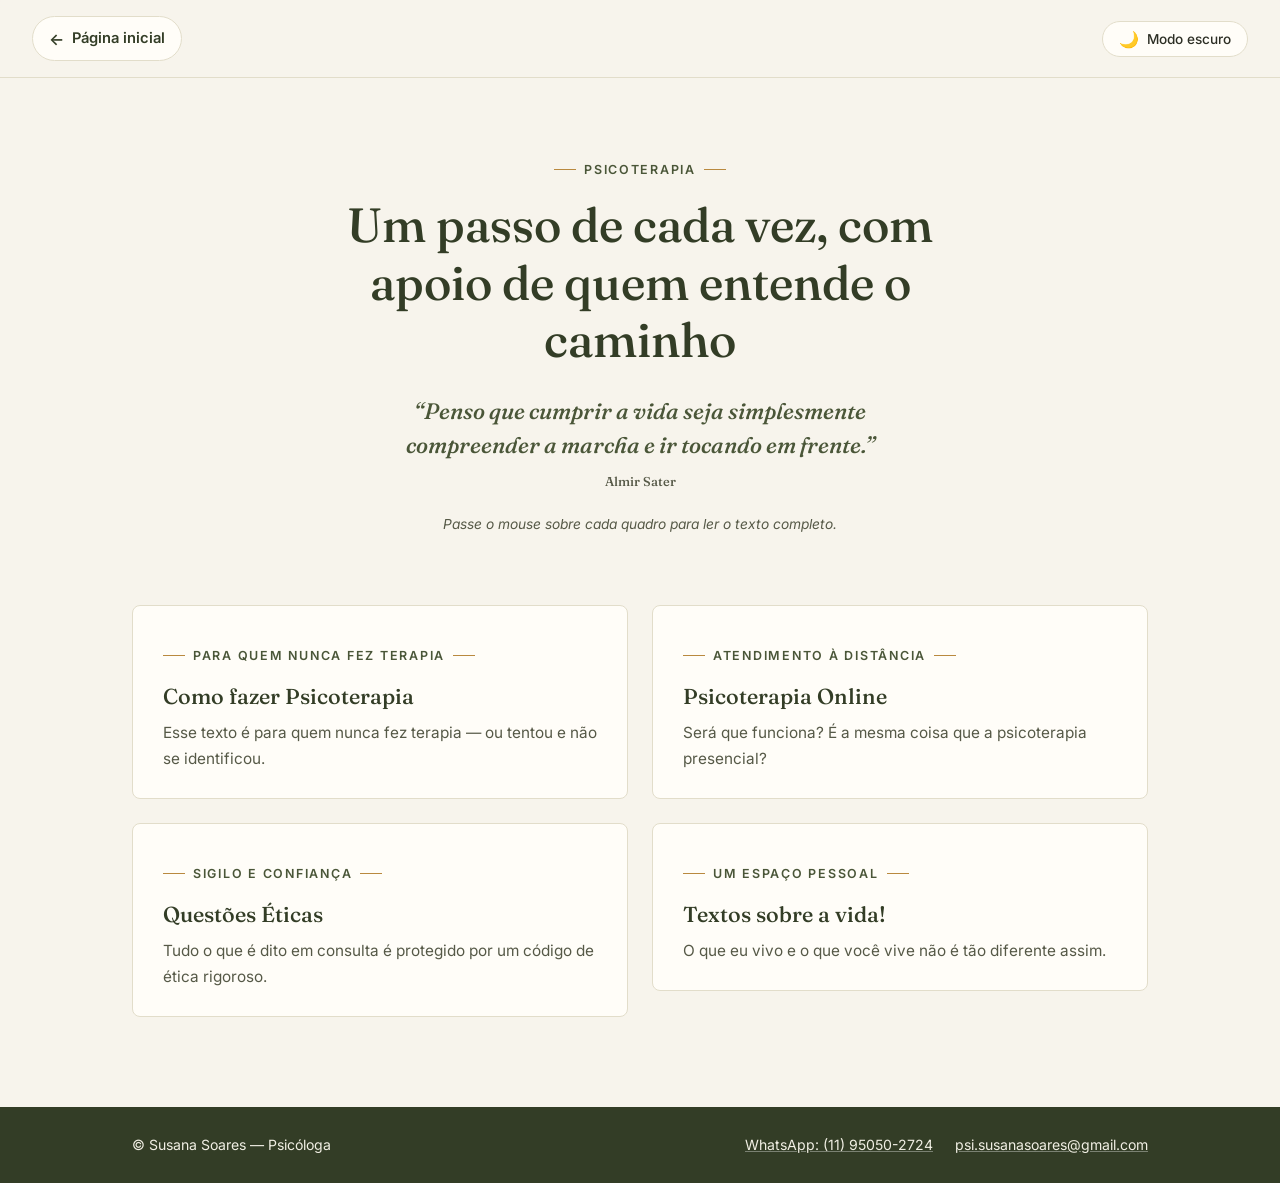
<file: Psicoterapia.html>
<!doctype html>
<html lang="pt-BR">
<head>
<meta charset="UTF-8" />
<meta name="viewport" content="width=device-width, initial-scale=1.0" />
<title>Psicoterapia — Susana Soares</title>
<meta name="description" content="Psicoterapia presencial e online, questões éticas do atendimento psicológico e textos sobre a vida, por Susana Soares." />
<link rel="preconnect" href="https://fonts.googleapis.com">
<link rel="preconnect" href="https://fonts.gstatic.com" crossorigin>
<link href="https://fonts.googleapis.com/css2?family=Fraunces:ital,opsz,wght@0,9..144,400;0,9..144,500;0,9..144,600;1,9..144,500&family=Inter:wght@400;500;600&display=swap" rel="stylesheet">
<link id="theme-stylesheet" rel="stylesheet" href="css/StylePsicoterapia.css">
</head>
<body>

<div class="top-actions">
  <a class="btn-home" href="sobre-susana-soares.html" aria-label="Voltar para a página inicial">
    <span class="ico" aria-hidden="true">←</span> Página inicial
  </a>
  <button id="theme-toggle" type="button" aria-pressed="false" aria-label="Alternar para modo escuro">
    <span class="icon" aria-hidden="true">🌙</span>
    <span class="label">Modo escuro</span>
  </button>
</div>

<main>

  <header class="page-header wrap">
    <span class="eyebrow">Psicoterapia</span>
    <h1>Um passo de cada vez, com apoio de quem entende o caminho</h1>
    <p class="quote">&ldquo;Penso que cumprir a vida seja simplesmente compreender a marcha e ir tocando em frente.&rdquo;<cite>Almir Sater</cite></p>
    <p class="hint">Passe o mouse sobre cada quadro para ler o texto completo.</p>
  </header>

  <section class="cards-grid wrap">

    <article class="expand-card" tabindex="0">
      <div class="card-face">
        <span class="eyebrow">Para quem nunca fez terapia</span>
        <h2>Como fazer Psicoterapia</h2>
        <p class="teaser">Esse texto é para quem nunca fez terapia — ou tentou e não se identificou.</p>
      </div>
      <div class="card-hidden">
        <p>Esse texto aqui é para a galera que nunca fez terapia ou tentou uma ou duas sessões e não curtiu muito. Pois bem, primeiro é que ninguém precisa passar por psicoterapia, esse zum zum que rola por aí dizendo o que todo mundo tem o que não tem que fazer deixa a gente meio zonzo, certo?</p>
        <p>Porém sou psicóloga, obviamente que vou indicar psicoterapia para quase todo mundo, não só porque eu trabalho com isso, mas eu mesma tive experiências positivas. Mas tem hora que a coisa fica pesada, é aquela ansiedade interminável e a pergunta que não quer calar: quem eu sou?</p>
        <a class="read-more" href="PsicoterapiaSimOuNao.html">Continue lendo →</a>
      </div>
    </article>

    <article class="expand-card" tabindex="0">
      <div class="card-face">
        <span class="eyebrow">Atendimento à distância</span>
        <h2>Psicoterapia Online</h2>
        <p class="teaser">Será que funciona? É a mesma coisa que a psicoterapia presencial?</p>
      </div>
      <div class="card-hidden">
        <p>Será que funciona? É a mesma coisa que psicoterapia presencial? A internet nos trouxe uma imensidão de possibilidades. Seja a oferta de serviços, contatos e uma nova forma de se relacionar.</p>
        <p>E isso tem a ver com dialogarmos com alguém através de telas, áudios ou textos em uma velocidade que a humanidade até os anos 70 não imaginava ser possível.</p>
        <a class="read-more" href="PsicoterapiaOnlineFunciona.html" target="_blank" rel="noreferrer noopener">Continue lendo →</a>
      </div>
    </article>

    <article class="expand-card" tabindex="0">
      <div class="card-face">
        <span class="eyebrow">Sigilo e confiança</span>
        <h2>Questões Éticas</h2>
        <p class="teaser">Tudo o que é dito em consulta é protegido por um código de ética rigoroso.</p>
      </div>
      <div class="card-hidden">
        <p>Ir até uma pessoa que você não conhece e contar toda a sua vida não parece lá muito confortável certo? Mas quando se trata de ir a uma psicóloga (o), este profissional responde a um conselho estadual e federal, e está submetido a um código de ética e diversas diretrizes. Tudo que é falado em consulta deve ser mantido em sigilo por parte do profissional.</p>
        <p>Caso você tenha perguntas ou curiosidades sobre estas questões, pode me mandar uma mensagem clicando no meu e-mail no fim da página, responderei com muito prazer.</p>
        <p>Você também pode acessar e ler um pouco mais sobre os direitos e deveres do profissional clicando em <a href="https://site.cfp.org.br/" target="_blank" rel="noreferrer noopener">Conselho Federal de Psicologia</a> ou no <a href="https://site.cfp.org.br/wp-content/uploads/2012/07/codigo-de-etica-psicologia.pdf" target="_blank" rel="noreferrer noopener">Código de Ética</a>.</p>
      </div>
    </article>

    <article class="expand-card" tabindex="0">
      <div class="card-face">
        <span class="eyebrow">Um espaço pessoal</span>
        <h2>Textos sobre a vida!</h2>
        <p class="teaser">O que eu vivo e o que você vive não é tão diferente assim.</p>
      </div>
      <div class="card-hidden">
        <p>Eu gosto de escrever muito sobre a vida e dizem por aí que eu tenho uma boa capacidade humorística para contar histórias. Então decidi reservar um espaço aqui para fazer isso, afinal, o que eu vivo e você vive não é muito diferente, e quando contamos um ao outro as perambulâncias da existência a vida fica mais leve e divertida.</p>
        <a class="read-more" href="UmEspacoParaDividirAsQuestoesDaVidaMinhasEasSuas.html" target="_blank" rel="noreferrer noopener">Se você curte a ideia, clica aqui →</a>
      </div>
    </article>

  </section>

</main>

<footer class="site">
  <div class="wrap footer-inner">
    <span>© Susana Soares — Psicóloga</span>
    <div class="footer-links">
      <a href="https://api.whatsapp.com/send?phone=5511950502724" target="_blank" rel="noreferrer noopener">WhatsApp: (11) 95050-2724</a>
      <a href="mailto:psi.susanasoares@gmail.com">psi.susanasoares@gmail.com</a>
    </div>
  </div>
</footer>

<script>
  (function () {
    var LIGHT_HREF = 'css/StylePsicoterapia.css';
    var DARK_HREF  = 'css/DarkStylePsicoterapia.css';

    var link   = document.getElementById('theme-stylesheet');
    var button = document.getElementById('theme-toggle');
    var label  = button.querySelector('.label');
    var icon   = button.querySelector('.icon');

    function setTheme(isDark) {
      link.setAttribute('href', isDark ? DARK_HREF : LIGHT_HREF);
      document.documentElement.setAttribute('data-theme', isDark ? 'dark' : 'light');
      button.setAttribute('aria-pressed', String(isDark));
      button.setAttribute('aria-label', isDark ? 'Alternar para modo claro' : 'Alternar para modo escuro');
      label.textContent = isDark ? 'Modo claro' : 'Modo escuro';
      icon.textContent = isDark ? '☀️' : '🌙';
    }

    button.addEventListener('click', function () {
      var isDark = document.documentElement.getAttribute('data-theme') === 'dark';
      setTheme(!isDark);
    });

    setTheme(false);
  })();

  // Suporte a toque: em telas sem mouse, o :hover não funciona bem —
  // então um toque no card alterna a classe "is-open" para expandir.
  (function () {
    var cards = document.querySelectorAll('.expand-card');
    cards.forEach(function (card) {
      card.addEventListener('click', function (e) {
        if (e.target.closest('a')) return; // deixa os links funcionarem normalmente
        cards.forEach(function (c) { if (c !== card) c.classList.remove('is-open'); });
        card.classList.toggle('is-open');
      });
    });
  })();
</script>

</body>
</html>
</file>
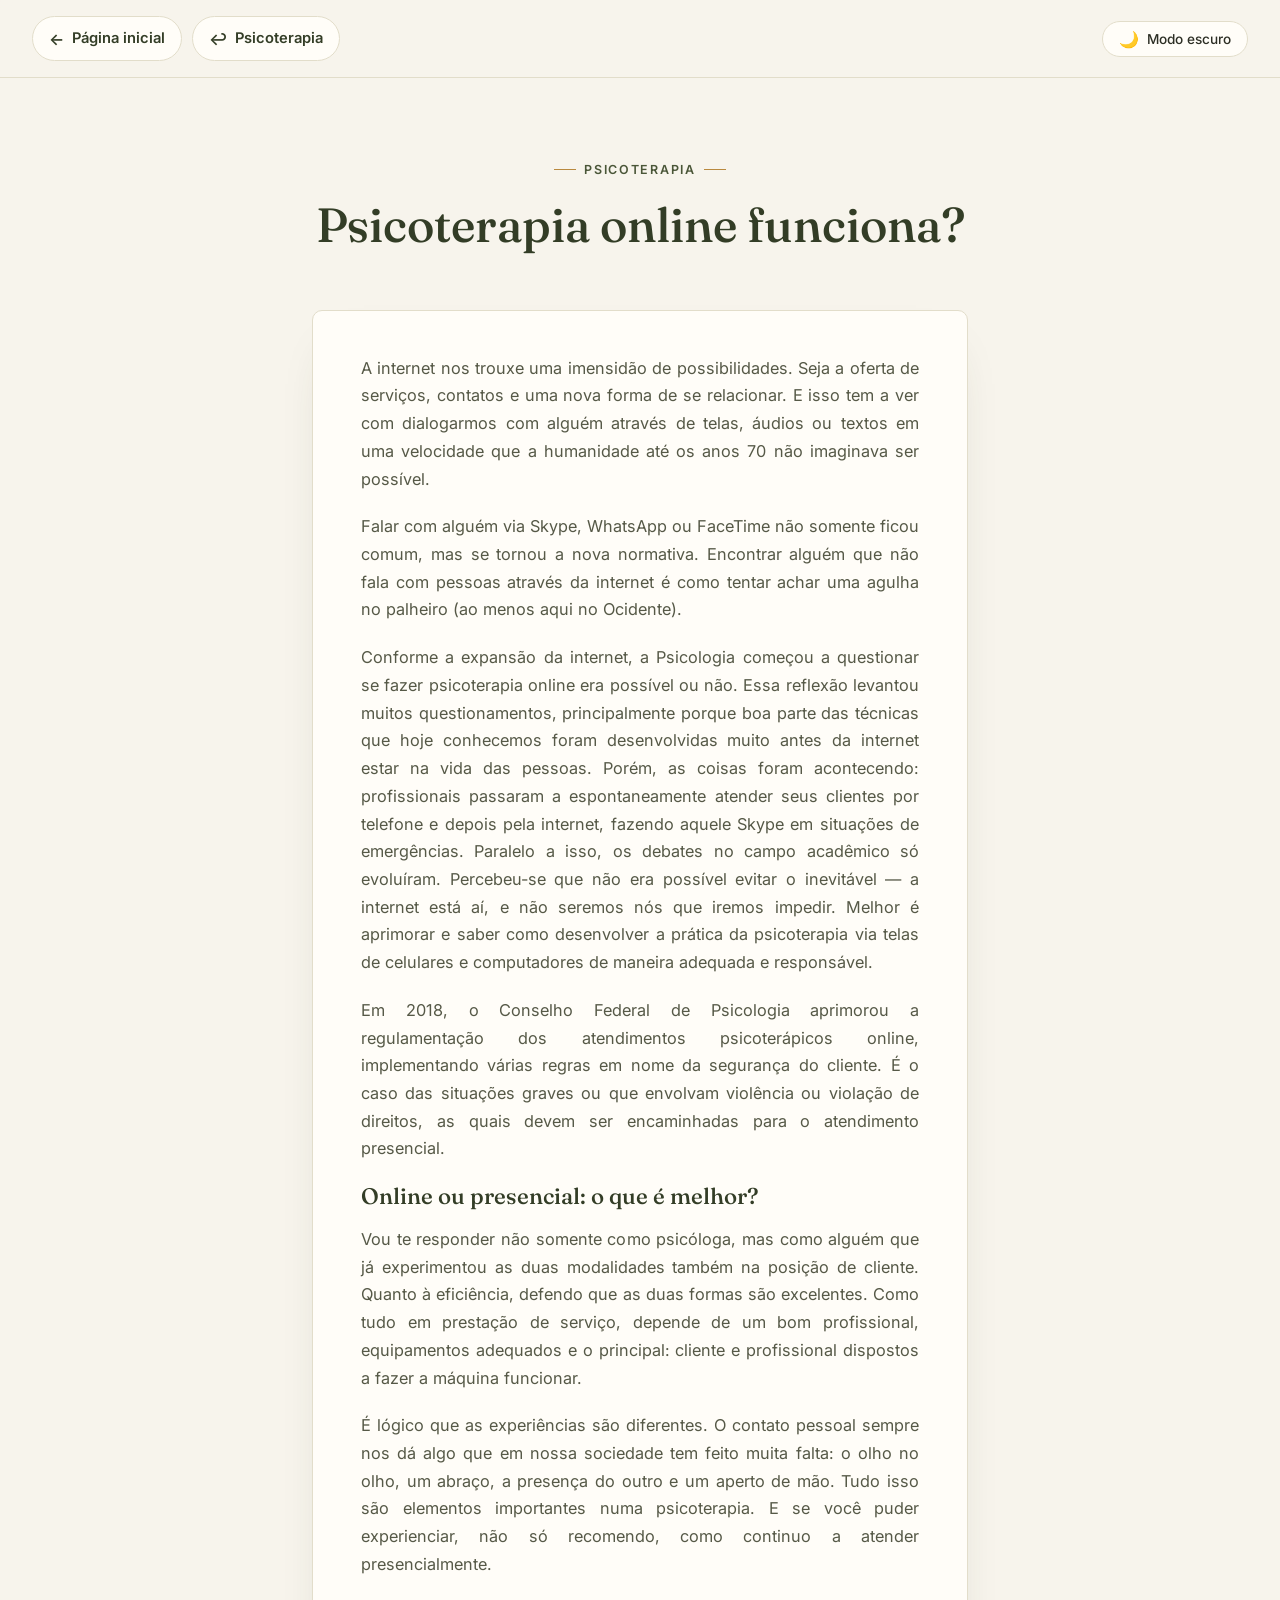
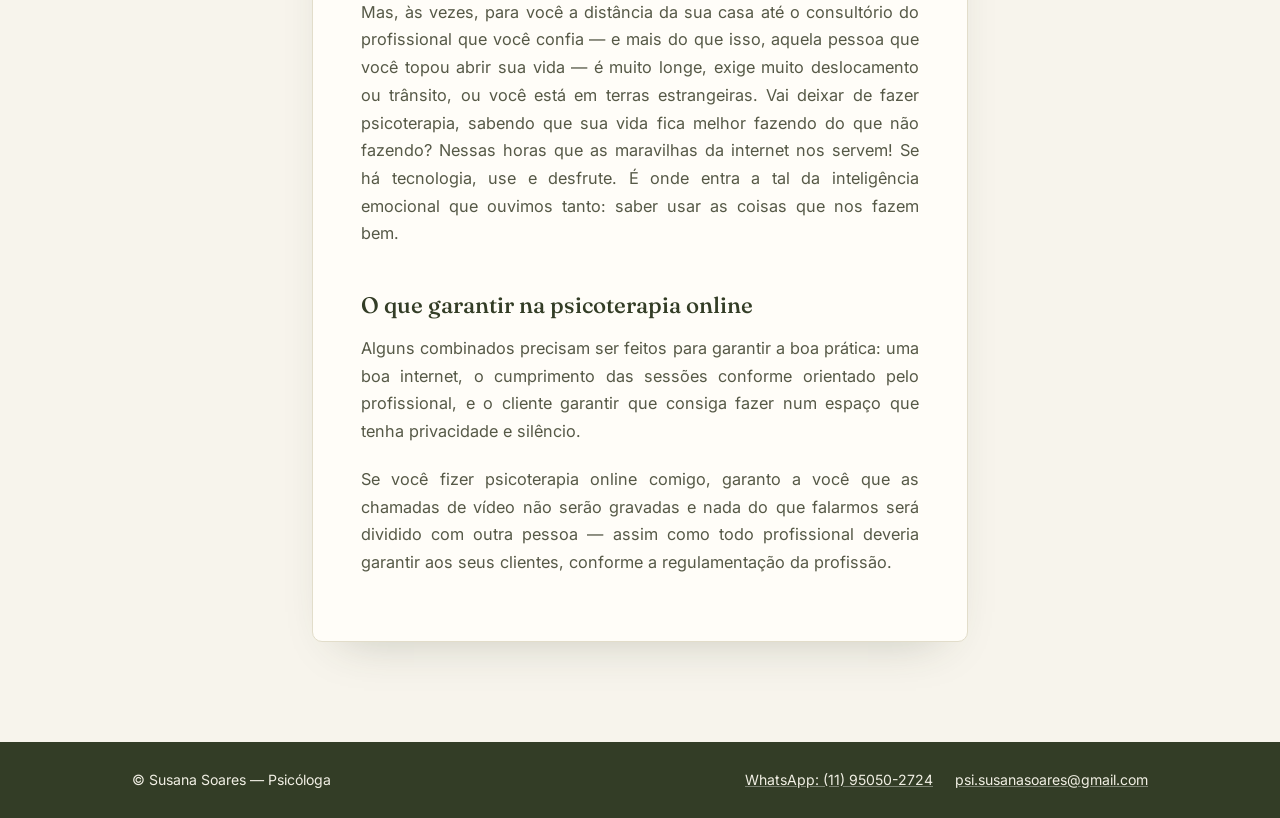
<file: PsicoterapiaOnlineFunciona.html>
<!doctype html>
<html lang="pt-BR">
<head>
<meta charset="UTF-8" />
<meta name="viewport" content="width=device-width, initial-scale=1.0" />
<title>Psicoterapia online funciona? — Susana Soares</title>
<meta name="description" content="Psicoterapia online é tão eficiente quanto presencial? Um panorama sobre regulamentação, sigilo e as diferenças entre as duas modalidades." />
<link rel="preconnect" href="https://fonts.googleapis.com">
<link rel="preconnect" href="https://fonts.gstatic.com" crossorigin>
<link href="https://fonts.googleapis.com/css2?family=Fraunces:ital,opsz,wght@0,9..144,400;0,9..144,500;0,9..144,600;1,9..144,500&family=Inter:wght@400;500;600&display=swap" rel="stylesheet">
<link id="theme-stylesheet" rel="stylesheet" href="css/StylePsicoterapia.css">
</head>
<body>

<div class="top-actions">
  <div class="top-actions-left">
    <a class="btn-home" href="sobre-susana-soares.html" aria-label="Voltar para a página inicial">
      <span class="ico" aria-hidden="true">←</span> <span>Página inicial</span>
    </a>
    <a class="btn-home" href="psicoterapia.html" aria-label="Voltar para a página de Psicoterapia">
      <span class="ico" aria-hidden="true">↩</span> <span>Psicoterapia</span>
    </a>
  </div>
  <button id="theme-toggle" type="button" aria-pressed="false" aria-label="Alternar para modo escuro">
    <span class="icon" aria-hidden="true">🌙</span>
    <span class="label">Modo escuro</span>
  </button>
</div>

<main>

  <header class="page-header wrap">
    <span class="eyebrow">Psicoterapia</span>
    <h1>Psicoterapia online funciona?</h1>
  </header>

  <article class="article">
    <div class="article-box">

    <p>A internet nos trouxe uma imensidão de possibilidades. Seja a oferta de serviços, contatos e uma nova forma de se relacionar. E isso tem a ver com dialogarmos com alguém através de telas, áudios ou textos em uma velocidade que a humanidade até os anos 70 não imaginava ser possível.</p>

    <p>Falar com alguém via Skype, WhatsApp ou FaceTime não somente ficou comum, mas se tornou a nova normativa. Encontrar alguém que não fala com pessoas através da internet é como tentar achar uma agulha no palheiro (ao menos aqui no Ocidente).</p>

    <p>Conforme a expansão da internet, a Psicologia começou a questionar se fazer psicoterapia online era possível ou não. Essa reflexão levantou muitos questionamentos, principalmente porque boa parte das técnicas que hoje conhecemos foram desenvolvidas muito antes da internet estar na vida das pessoas. Porém, as coisas foram acontecendo: profissionais passaram a espontaneamente atender seus clientes por telefone e depois pela internet, fazendo aquele Skype em situações de emergências. Paralelo a isso, os debates no campo acadêmico só evoluíram. Percebeu-se que não era possível evitar o inevitável — a internet está aí, e não seremos nós que iremos impedir. Melhor é aprimorar e saber como desenvolver a prática da psicoterapia via telas de celulares e computadores de maneira adequada e responsável.</p>

    <p>Em 2018, o Conselho Federal de Psicologia aprimorou a regulamentação dos atendimentos psicoterápicos online, implementando várias regras em nome da segurança do cliente. É o caso das situações graves ou que envolvam violência ou violação de direitos, as quais devem ser encaminhadas para o atendimento presencial.</p>

    <h2>Online ou presencial: o que é melhor?</h2>
    <p>Vou te responder não somente como psicóloga, mas como alguém que já experimentou as duas modalidades também na posição de cliente. Quanto à eficiência, defendo que as duas formas são excelentes. Como tudo em prestação de serviço, depende de um bom profissional, equipamentos adequados e o principal: cliente e profissional dispostos a fazer a máquina funcionar.</p>

    <p>É lógico que as experiências são diferentes. O contato pessoal sempre nos dá algo que em nossa sociedade tem feito muita falta: o olho no olho, um abraço, a presença do outro e um aperto de mão. Tudo isso são elementos importantes numa psicoterapia. E se você puder experienciar, não só recomendo, como continuo a atender presencialmente.</p>

    <p>Mas, às vezes, para você a distância da sua casa até o consultório do profissional que você confia — e mais do que isso, aquela pessoa que você topou abrir sua vida — é muito longe, exige muito deslocamento ou trânsito, ou você está em terras estrangeiras. Vai deixar de fazer psicoterapia, sabendo que sua vida fica melhor fazendo do que não fazendo? Nessas horas que as maravilhas da internet nos servem! Se há tecnologia, use e desfrute. É onde entra a tal da inteligência emocional que ouvimos tanto: saber usar as coisas que nos fazem bem.</p>

    <h2>O que garantir na psicoterapia online</h2>
    <p>Alguns combinados precisam ser feitos para garantir a boa prática: uma boa internet, o cumprimento das sessões conforme orientado pelo profissional, e o cliente garantir que consiga fazer num espaço que tenha privacidade e silêncio.</p>

    <p>Se você fizer psicoterapia online comigo, garanto a você que as chamadas de vídeo não serão gravadas e nada do que falarmos será dividido com outra pessoa — assim como todo profissional deveria garantir aos seus clientes, conforme a regulamentação da profissão.</p>

    </div>
  </article>

</main>

<footer class="site">
  <div class="wrap footer-inner">
    <span>© Susana Soares — Psicóloga</span>
    <div class="footer-links">
      <a href="https://api.whatsapp.com/send?phone=5511950502724" target="_blank" rel="noreferrer noopener">WhatsApp: (11) 95050-2724</a>
      <a href="mailto:psi.susanasoares@gmail.com">psi.susanasoares@gmail.com</a>
    </div>
  </div>
</footer>

<script>
  (function () {
    var LIGHT_HREF = 'css/StylePsicoterapia.css';
    var DARK_HREF  = 'css/DarkStylePsicoterapia.css';

    var link   = document.getElementById('theme-stylesheet');
    var button = document.getElementById('theme-toggle');
    var label  = button.querySelector('.label');
    var icon   = button.querySelector('.icon');

    function setTheme(isDark) {
      link.setAttribute('href', isDark ? DARK_HREF : LIGHT_HREF);
      document.documentElement.setAttribute('data-theme', isDark ? 'dark' : 'light');
      button.setAttribute('aria-pressed', String(isDark));
      button.setAttribute('aria-label', isDark ? 'Alternar para modo claro' : 'Alternar para modo escuro');
      label.textContent = isDark ? 'Modo claro' : 'Modo escuro';
      icon.textContent = isDark ? '☀️' : '🌙';
    }

    button.addEventListener('click', function () {
      var isDark = document.documentElement.getAttribute('data-theme') === 'dark';
      setTheme(!isDark);
    });

    setTheme(false);
  })();
</script>

</body>
</html>
</file>
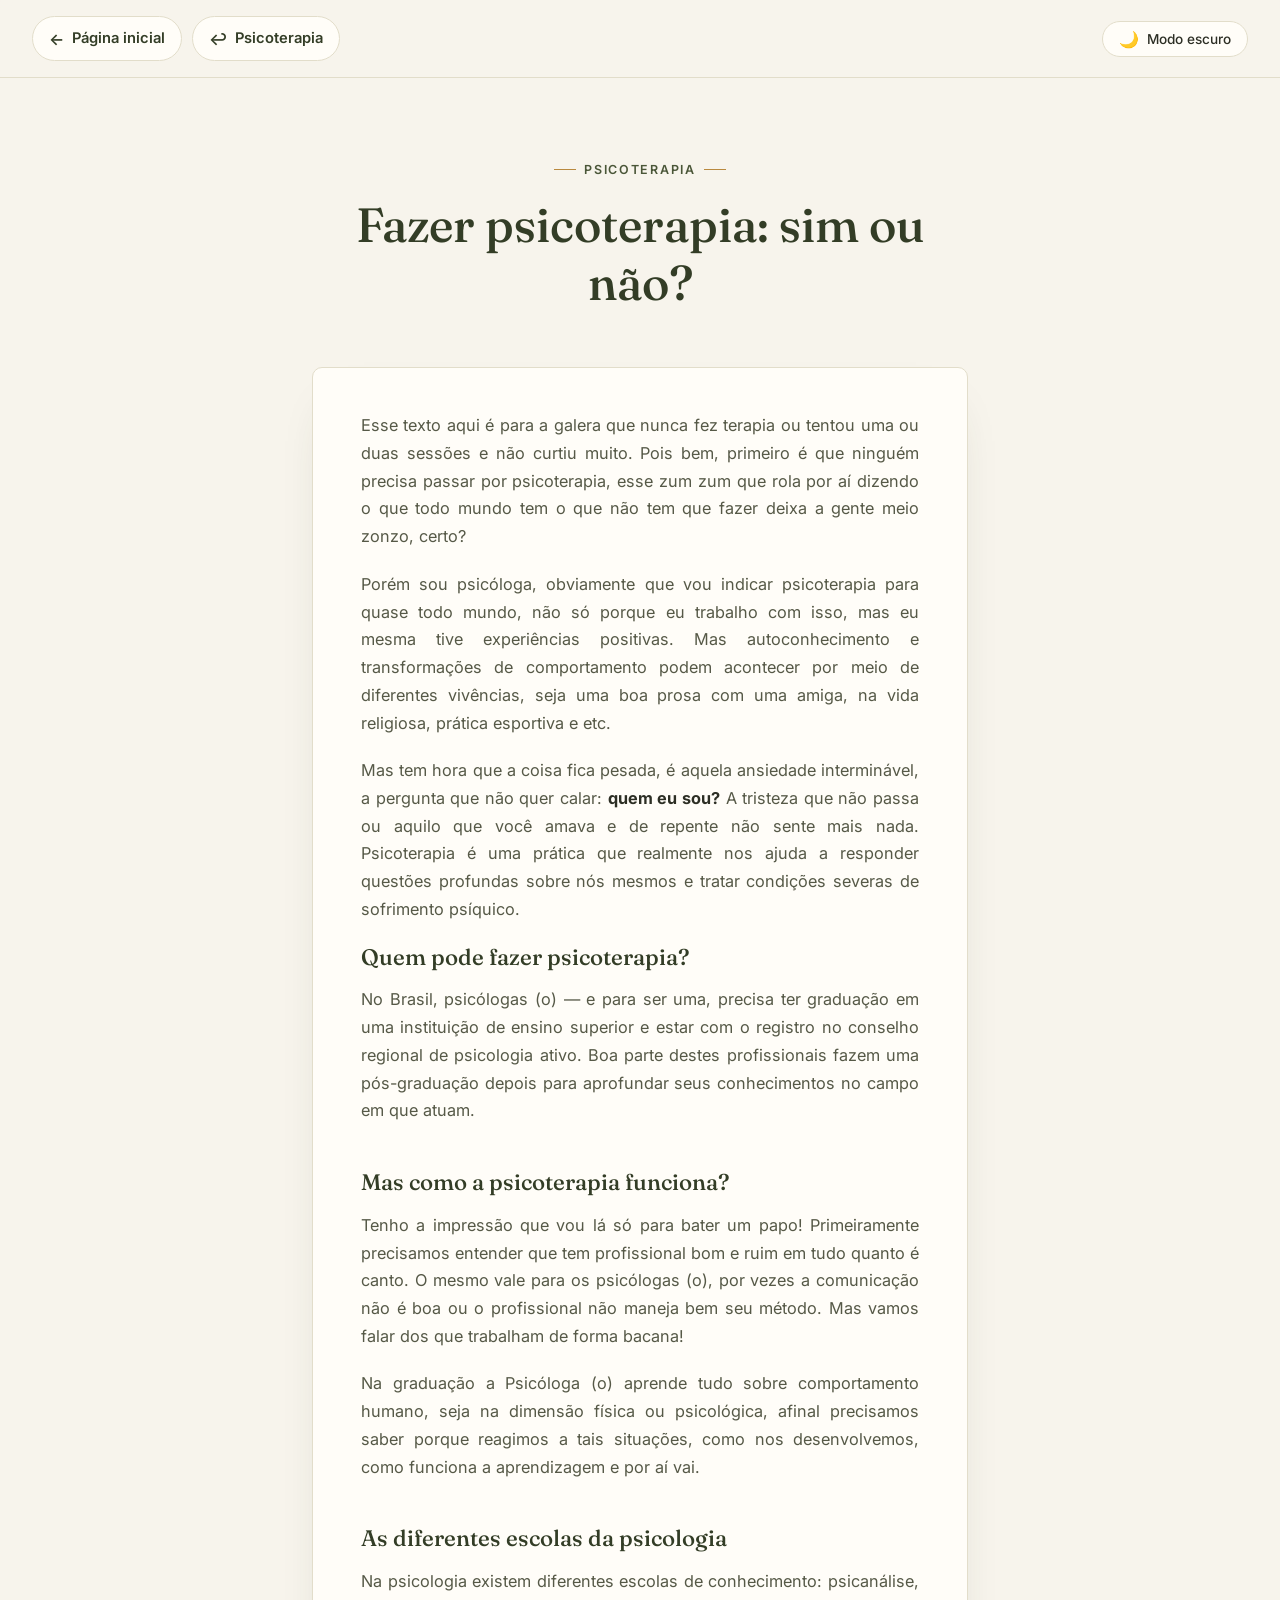
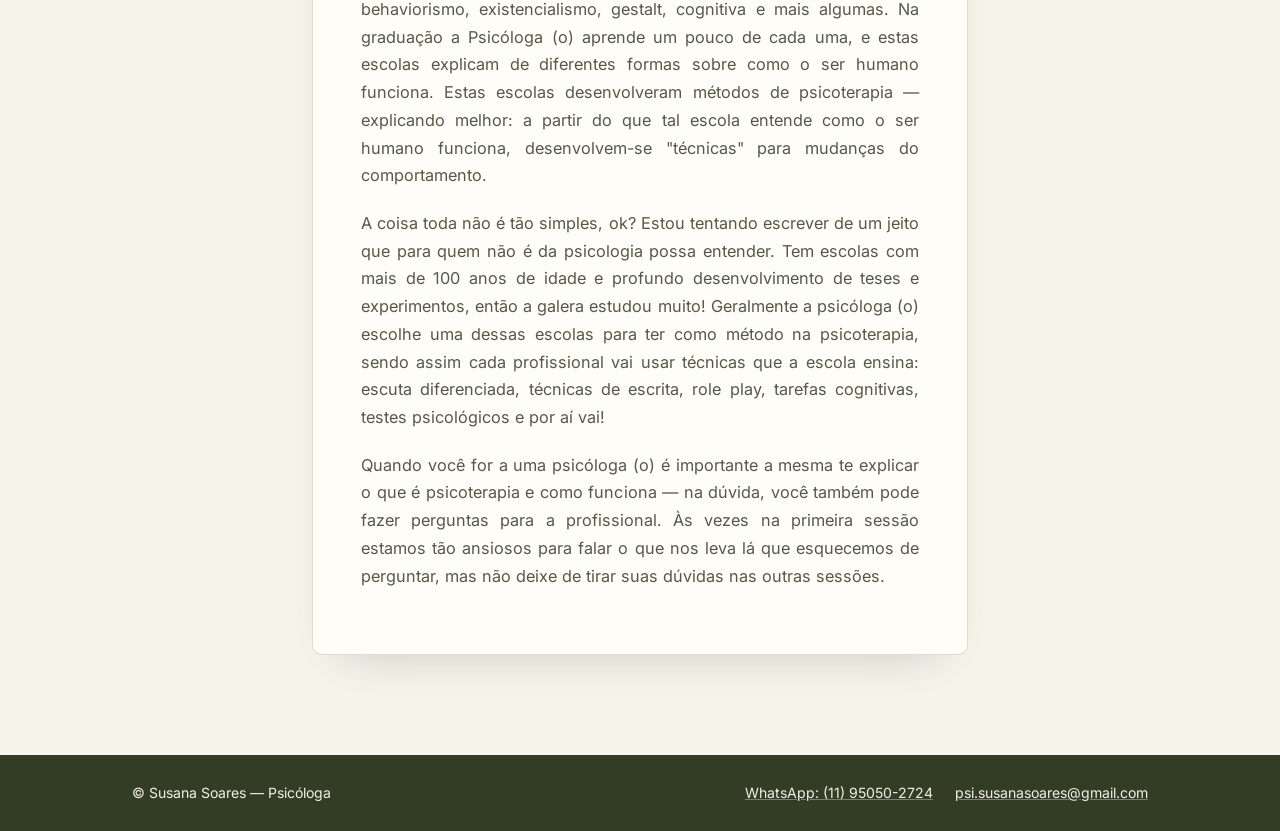
<file: PsicoterapiaSimOuNao.html>
<!doctype html>
<html lang="pt-BR">
<head>
<meta charset="UTF-8" />
<meta name="viewport" content="width=device-width, initial-scale=1.0" />
<title>Fazer psicoterapia: sim ou não? — Susana Soares</title>
<meta name="description" content="Um texto para quem nunca fez terapia ou não se identificou nas primeiras sessões: o que é, quem pode fazer, como funciona e o que esperar da psicoterapia." />
<link rel="preconnect" href="https://fonts.googleapis.com">
<link rel="preconnect" href="https://fonts.gstatic.com" crossorigin>
<link href="https://fonts.googleapis.com/css2?family=Fraunces:ital,opsz,wght@0,9..144,400;0,9..144,500;0,9..144,600;1,9..144,500&family=Inter:wght@400;500;600&display=swap" rel="stylesheet">
<link id="theme-stylesheet" rel="stylesheet" href="css/StylePsicoterapia.css">
</head>
<body>

<div class="top-actions">
  <div class="top-actions-left">
    <a class="btn-home" href="sobre-susana-soares.html" aria-label="Voltar para a página inicial">
      <span class="ico" aria-hidden="true">←</span> <span>Página inicial</span>
    </a>
    <a class="btn-home" href="psicoterapia.html" aria-label="Voltar para a página de Psicoterapia">
      <span class="ico" aria-hidden="true">↩</span> <span>Psicoterapia</span>
    </a>
  </div>
  <button id="theme-toggle" type="button" aria-pressed="false" aria-label="Alternar para modo escuro">
    <span class="icon" aria-hidden="true">🌙</span>
    <span class="label">Modo escuro</span>
  </button>
</div>

<main>

  <header class="page-header wrap">
    <span class="eyebrow">Psicoterapia</span>
    <h1>Fazer psicoterapia: sim ou não?</h1>
  </header>

  <article class="article">
    <div class="article-box">

    <p>Esse texto aqui é para a galera que nunca fez terapia ou tentou uma ou duas sessões e não curtiu muito. Pois bem, primeiro é que ninguém precisa passar por psicoterapia, esse zum zum que rola por aí dizendo o que todo mundo tem o que não tem que fazer deixa a gente meio zonzo, certo?</p>

    <p>Porém sou psicóloga, obviamente que vou indicar psicoterapia para quase todo mundo, não só porque eu trabalho com isso, mas eu mesma tive experiências positivas. Mas autoconhecimento e transformações de comportamento podem acontecer por meio de diferentes vivências, seja uma boa prosa com uma amiga, na vida religiosa, prática esportiva e etc.</p>

    <p>Mas tem hora que a coisa fica pesada, é aquela ansiedade interminável, a pergunta que não quer calar: <strong>quem eu sou?</strong> A tristeza que não passa ou aquilo que você amava e de repente não sente mais nada. Psicoterapia é uma prática que realmente nos ajuda a responder questões profundas sobre nós mesmos e tratar condições severas de sofrimento psíquico.</p>

    <h2>Quem pode fazer psicoterapia?</h2>
    <p>No Brasil, psicólogas (o) — e para ser uma, precisa ter graduação em uma instituição de ensino superior e estar com o registro no conselho regional de psicologia ativo. Boa parte destes profissionais fazem uma pós-graduação depois para aprofundar seus conhecimentos no campo em que atuam.</p>

    <h2>Mas como a psicoterapia funciona?</h2>
    <p>Tenho a impressão que vou lá só para bater um papo! Primeiramente precisamos entender que tem profissional bom e ruim em tudo quanto é canto. O mesmo vale para os psicólogas (o), por vezes a comunicação não é boa ou o profissional não maneja bem seu método. Mas vamos falar dos que trabalham de forma bacana!</p>
    <p>Na graduação a Psicóloga (o) aprende tudo sobre comportamento humano, seja na dimensão física ou psicológica, afinal precisamos saber porque reagimos a tais situações, como nos desenvolvemos, como funciona a aprendizagem e por aí vai.</p>

    <h2>As diferentes escolas da psicologia</h2>
    <p>Na psicologia existem diferentes escolas de conhecimento: psicanálise, behaviorismo, existencialismo, gestalt, cognitiva e mais algumas. Na graduação a Psicóloga (o) aprende um pouco de cada uma, e estas escolas explicam de diferentes formas sobre como o ser humano funciona. Estas escolas desenvolveram métodos de psicoterapia — explicando melhor: a partir do que tal escola entende como o ser humano funciona, desenvolvem-se "técnicas" para mudanças do comportamento.</p>

    <p>A coisa toda não é tão simples, ok? Estou tentando escrever de um jeito que para quem não é da psicologia possa entender. Tem escolas com mais de 100 anos de idade e profundo desenvolvimento de teses e experimentos, então a galera estudou muito! Geralmente a psicóloga (o) escolhe uma dessas escolas para ter como método na psicoterapia, sendo assim cada profissional vai usar técnicas que a escola ensina: escuta diferenciada, técnicas de escrita, role play, tarefas cognitivas, testes psicológicos e por aí vai!</p>

    <p>Quando você for a uma psicóloga (o) é importante a mesma te explicar o que é psicoterapia e como funciona — na dúvida, você também pode fazer perguntas para a profissional. Às vezes na primeira sessão estamos tão ansiosos para falar o que nos leva lá que esquecemos de perguntar, mas não deixe de tirar suas dúvidas nas outras sessões.</p>

    </div>
  </article>

</main>

<footer class="site">
  <div class="wrap footer-inner">
    <span>© Susana Soares — Psicóloga</span>
    <div class="footer-links">
      <a href="https://api.whatsapp.com/send?phone=5511950502724" target="_blank" rel="noreferrer noopener">WhatsApp: (11) 95050-2724</a>
      <a href="mailto:psi.susanasoares@gmail.com">psi.susanasoares@gmail.com</a>
    </div>
  </div>
</footer>

<script>
  (function () {
    var LIGHT_HREF = 'css/StylePsicoterapia.css';
    var DARK_HREF  = 'css/DarkStylePsicoterapia.css';

    var link   = document.getElementById('theme-stylesheet');
    var button = document.getElementById('theme-toggle');
    var label  = button.querySelector('.label');
    var icon   = button.querySelector('.icon');

    function setTheme(isDark) {
      link.setAttribute('href', isDark ? DARK_HREF : LIGHT_HREF);
      document.documentElement.setAttribute('data-theme', isDark ? 'dark' : 'light');
      button.setAttribute('aria-pressed', String(isDark));
      button.setAttribute('aria-label', isDark ? 'Alternar para modo claro' : 'Alternar para modo escuro');
      label.textContent = isDark ? 'Modo claro' : 'Modo escuro';
      icon.textContent = isDark ? '☀️' : '🌙';
    }

    button.addEventListener('click', function () {
      var isDark = document.documentElement.getAttribute('data-theme') === 'dark';
      setTheme(!isDark);
    });

    setTheme(false);
  })();
</script>

</body>
</html>
</file>
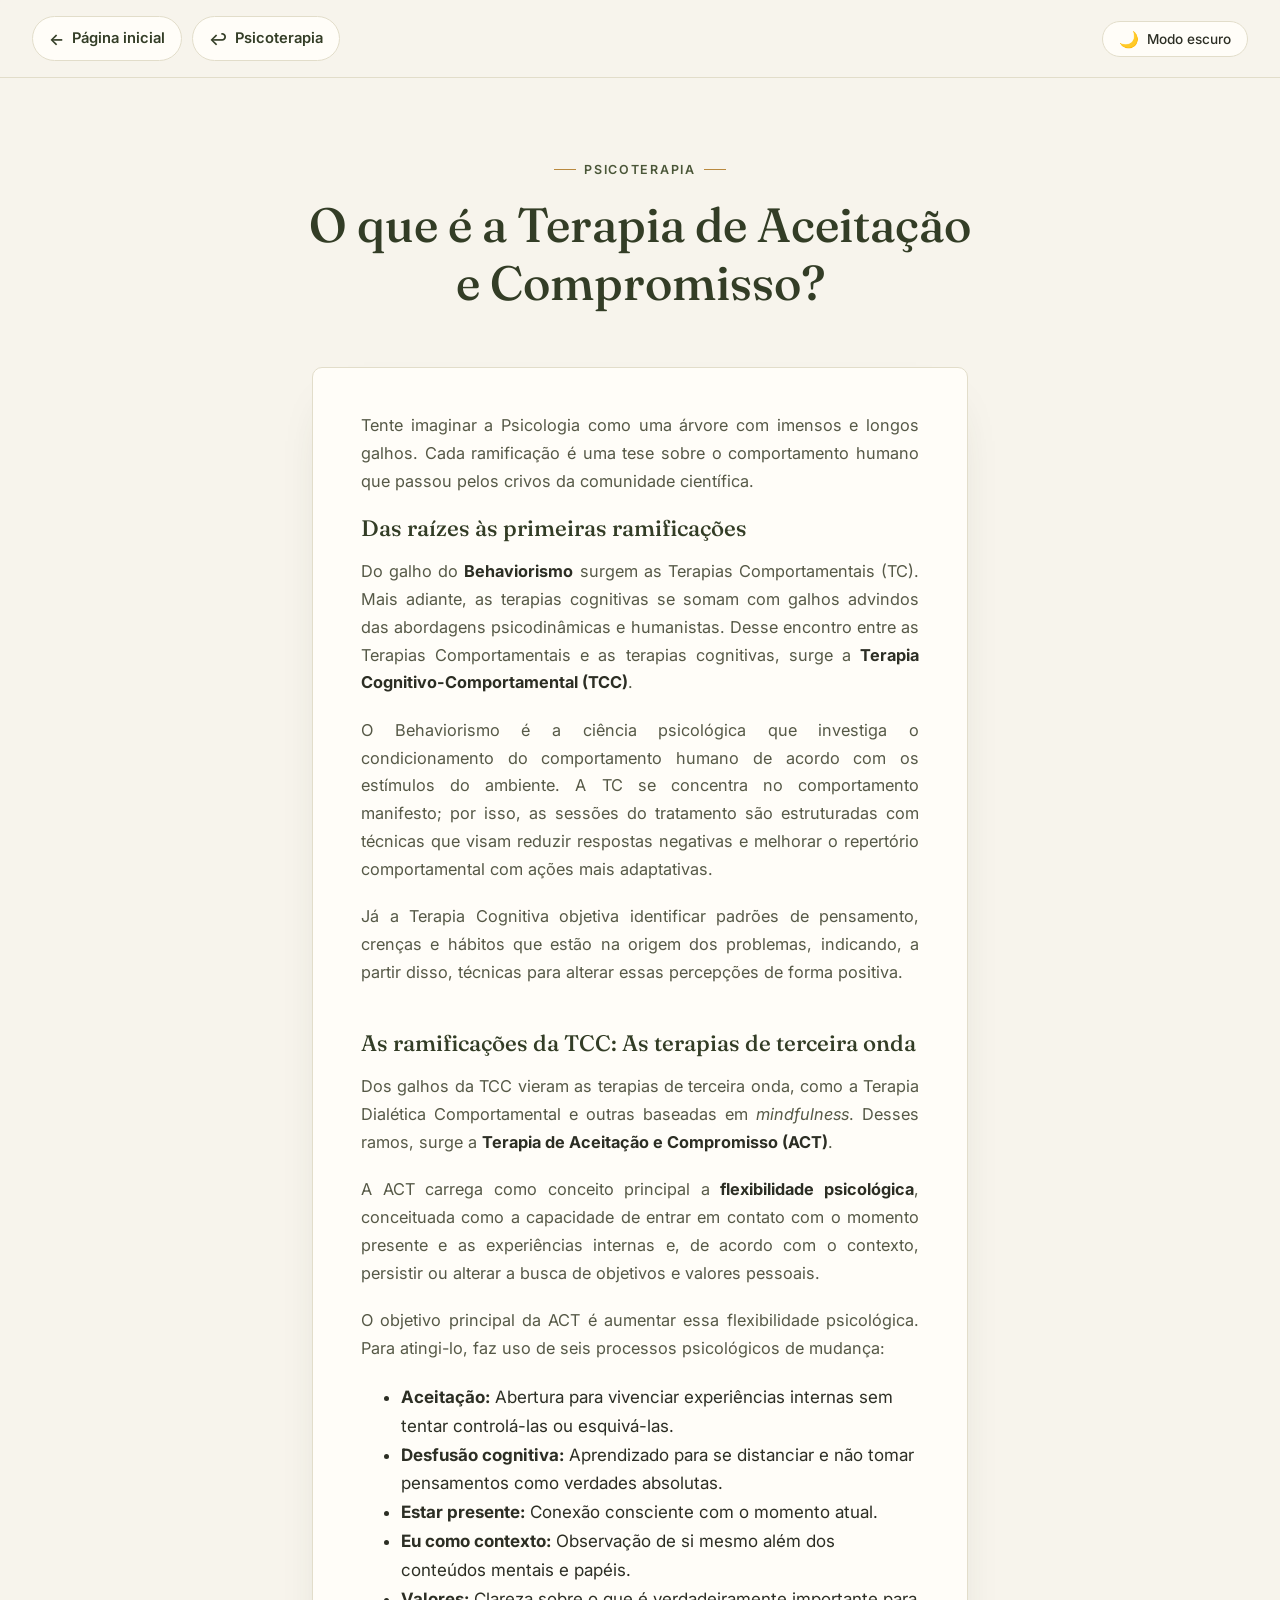
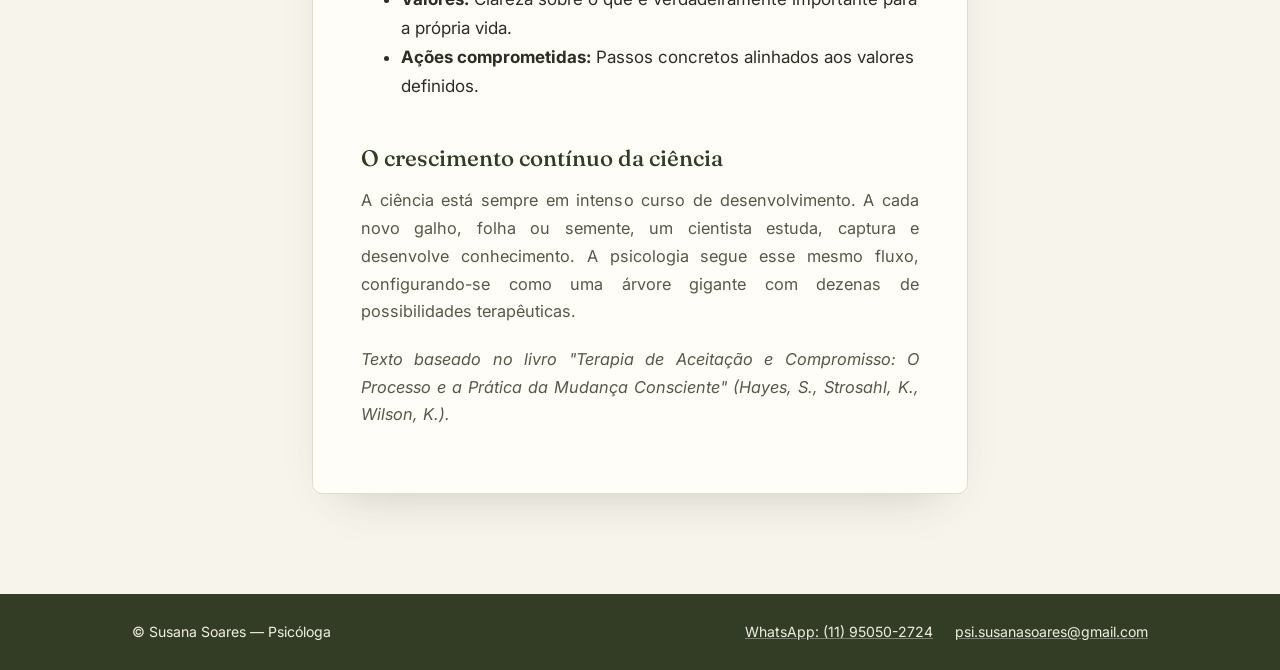
<file: TerapiaDeAceitacaoEcompromisso.html>
<!doctype html>
<html lang="pt-BR">
<head>
<meta charset="UTF-8" />
<meta name="viewport" content="width=device-width, initial-scale=1.0" />
<title>Psicoterapia online funciona? — Susana Soares</title>
<meta name="description" content="Psicoterapia online é tão eficiente quanto presencial? Um panorama sobre regulamentação, sigilo e as diferenças entre as duas modalidades." />
<link rel="preconnect" href="https://fonts.googleapis.com">
<link rel="preconnect" href="https://fonts.gstatic.com" crossorigin>
<link href="https://fonts.googleapis.com/css2?family=Fraunces:ital,opsz,wght@0,9..144,400;0,9..144,500;0,9..144,600;1,9..144,500&family=Inter:wght@400;500;600&display=swap" rel="stylesheet">
<link id="theme-stylesheet" rel="stylesheet" href="css/StylePsicoterapia.css">
</head>
<body>

<div class="top-actions">
  <div class="top-actions-left">
    <a class="btn-home" href="sobre-susana-soares.html" aria-label="Voltar para a página inicial">
      <span class="ico" aria-hidden="true">←</span> <span>Página inicial</span>
    </a>
    <a class="btn-home" href="psicoterapia.html" aria-label="Voltar para a página de Psicoterapia">
      <span class="ico" aria-hidden="true">↩</span> <span>Psicoterapia</span>
    </a>
  </div>
  <button id="theme-toggle" type="button" aria-pressed="false" aria-label="Alternar para modo escuro">
    <span class="icon" aria-hidden="true">🌙</span>
    <span class="label">Modo escuro</span>
  </button>
</div>

<main>

  <header class="page-header wrap">
    <span class="eyebrow">Psicoterapia</span>
    <h1>O que é a Terapia de Aceitação e Compromisso?</h1>
  </header>

  <article class="article">
    <div class="article-box">

    <p>Tente imaginar a Psicologia como uma árvore com imensos e longos galhos. Cada ramificação é uma tese sobre o comportamento humano que passou pelos crivos da comunidade científica.</p>

<h2>Das raízes às primeiras ramificações</h2>

<p>Do galho do <strong>Behaviorismo</strong> surgem as Terapias Comportamentais (TC). Mais adiante, as terapias cognitivas se somam com galhos advindos das abordagens psicodinâmicas e humanistas. Desse encontro entre as Terapias Comportamentais e as terapias cognitivas, surge a <strong>Terapia Cognitivo-Comportamental (TCC)</strong>.</p>

<p>O Behaviorismo é a ciência psicológica que investiga o condicionamento do comportamento humano de acordo com os estímulos do ambiente. A TC se concentra no comportamento manifesto; por isso, as sessões do tratamento são estruturadas com técnicas que visam reduzir respostas negativas e melhorar o repertório comportamental com ações mais adaptativas.</p>

<p>Já a Terapia Cognitiva objetiva identificar padrões de pensamento, crenças e hábitos que estão na origem dos problemas, indicando, a partir disso, técnicas para alterar essas percepções de forma positiva.</p>

<h2>As ramificações da TCC: As terapias de terceira onda</h2>

<p>Dos galhos da TCC vieram as terapias de terceira onda, como a Terapia Dialética Comportamental e outras baseadas em <em>mindfulness</em>. Desses ramos, surge a <strong>Terapia de Aceitação e Compromisso (ACT)</strong>.</p>

<p>A ACT carrega como conceito principal a <strong>flexibilidade psicológica</strong>, conceituada como a capacidade de entrar em contato com o momento presente e as experiências internas e, de acordo com o contexto, persistir ou alterar a busca de objetivos e valores pessoais.</p>

<p>O objetivo principal da ACT é aumentar essa flexibilidade psicológica. Para atingi-lo, faz uso de seis processos psicológicos de mudança:</p>

<ul>
  <li><strong>Aceitação:</strong> Abertura para vivenciar experiências internas sem tentar controlá-las ou esquivá-las.</li>
  <li><strong>Desfusão cognitiva:</strong> Aprendizado para se distanciar e não tomar pensamentos como verdades absolutas.</li>
  <li><strong>Estar presente:</strong> Conexão consciente com o momento atual.</li>
  <li><strong>Eu como contexto:</strong> Observação de si mesmo além dos conteúdos mentais e papéis.</li>
  <li><strong>Valores:</strong> Clareza sobre o que é verdadeiramente importante para a própria vida.</li>
  <li><strong>Ações comprometidas:</strong> Passos concretos alinhados aos valores definidos.</li>
</ul>

<h2>O crescimento contínuo da ciência</h2>

<p>A ciência está sempre em intenso curso de desenvolvimento. A cada novo galho, folha ou semente, um cientista estuda, captura e desenvolve conhecimento. A psicologia segue esse mesmo fluxo, configurando-se como uma árvore gigante com dezenas de possibilidades terapêuticas.</p>

<p class="image-caption"><em>Texto baseado no livro "Terapia de Aceitação e Compromisso: O Processo e a Prática da Mudança Consciente" (Hayes, S., Strosahl, K., Wilson, K.).</em></p>
</div>
  </article>

</main>

<footer class="site">
  <div class="wrap footer-inner">
    <span>© Susana Soares — Psicóloga</span>
    <div class="footer-links">
      <a href="https://api.whatsapp.com/send?phone=5511950502724" target="_blank" rel="noreferrer noopener">WhatsApp: (11) 95050-2724</a>
      <a href="mailto:psi.susanasoares@gmail.com">psi.susanasoares@gmail.com</a>
    </div>
  </div>
</footer>

<script>
  (function () {
    var LIGHT_HREF = 'css/StylePsicoterapia.css';
    var DARK_HREF  = 'css/DarkStylePsicoterapia.css';

    var link   = document.getElementById('theme-stylesheet');
    var button = document.getElementById('theme-toggle');
    var label  = button.querySelector('.label');
    var icon   = button.querySelector('.icon');

    function setTheme(isDark) {
      link.setAttribute('href', isDark ? DARK_HREF : LIGHT_HREF);
      document.documentElement.setAttribute('data-theme', isDark ? 'dark' : 'light');
      button.setAttribute('aria-pressed', String(isDark));
      button.setAttribute('aria-label', isDark ? 'Alternar para modo claro' : 'Alternar para modo escuro');
      label.textContent = isDark ? 'Modo claro' : 'Modo escuro';
      icon.textContent = isDark ? '☀️' : '🌙';
    }

    button.addEventListener('click', function () {
      var isDark = document.documentElement.getAttribute('data-theme') === 'dark';
      setTheme(!isDark);
    });

    setTheme(false);
  })();
</script>

</body>
</html>
</file>
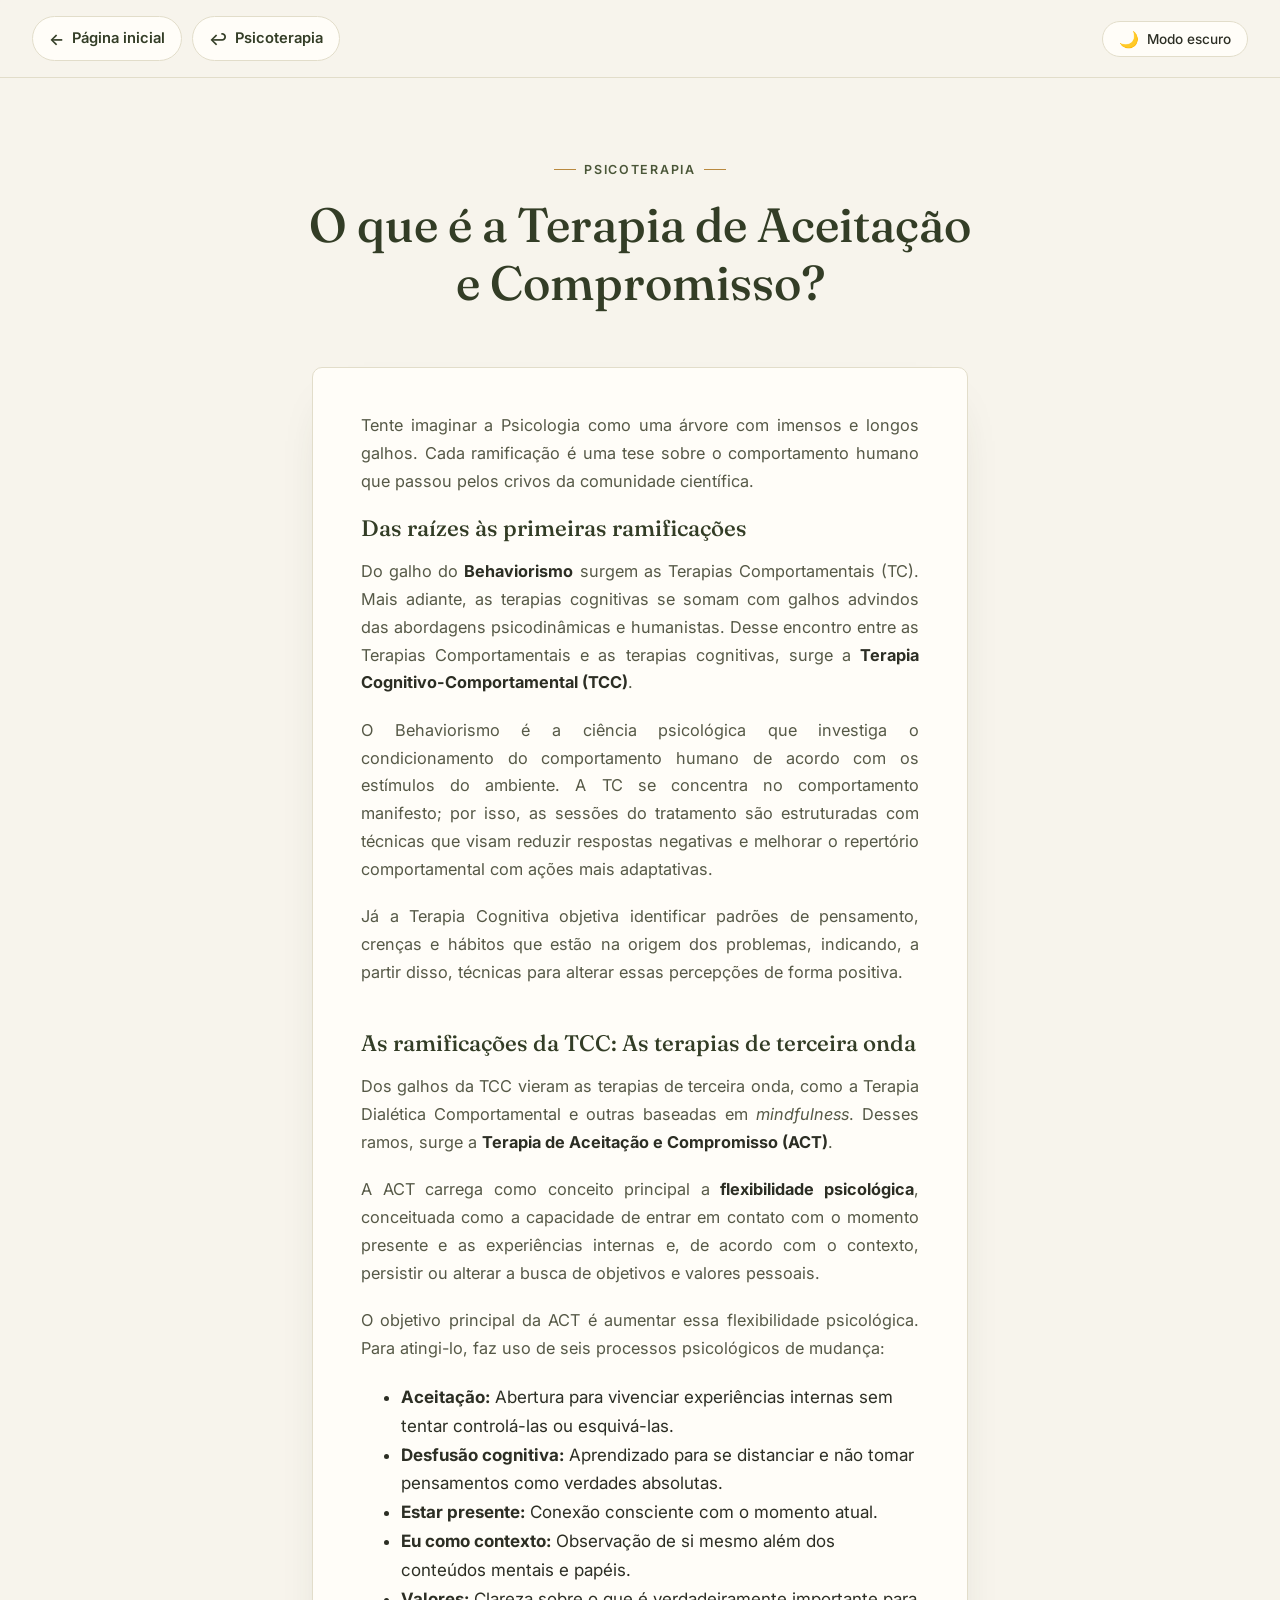
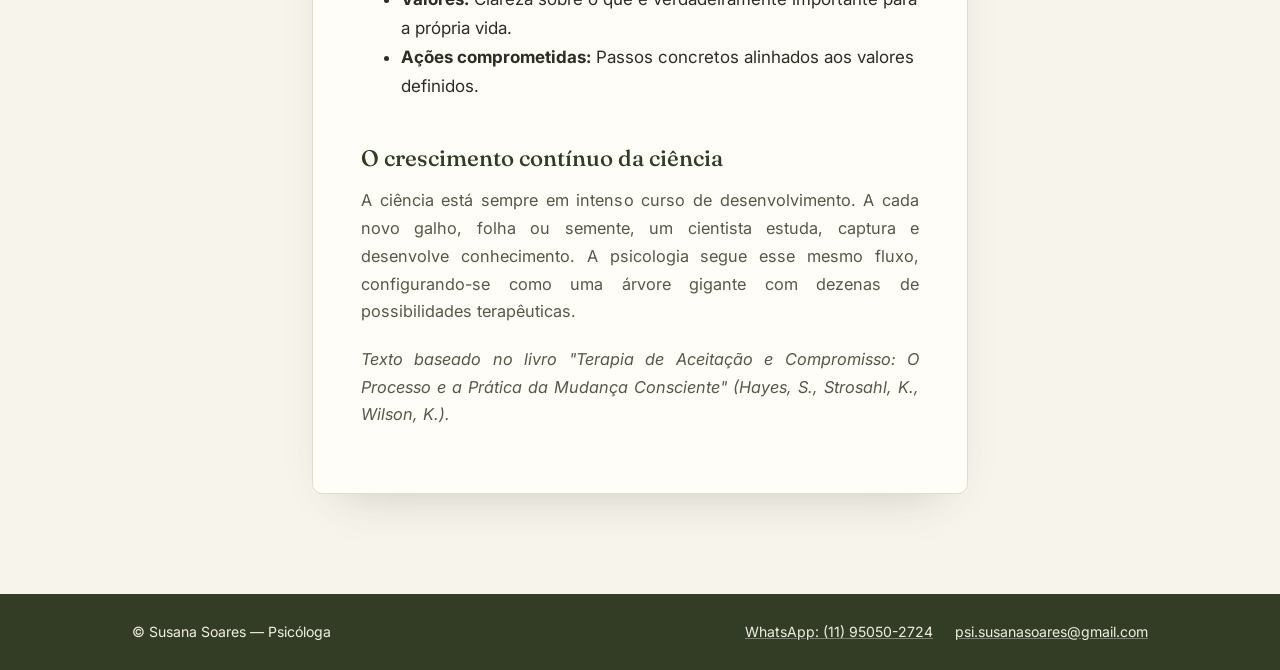
<file: TreinamentoDeHabilidadeSociais.html>
<!doctype html>
<html lang="pt-BR">
<head>
<meta charset="UTF-8" />
<meta name="viewport" content="width=device-width, initial-scale=1.0" />
<title>Psicoterapia online funciona? — Susana Soares</title>
<meta name="description" content="Psicoterapia online é tão eficiente quanto presencial? Um panorama sobre regulamentação, sigilo e as diferenças entre as duas modalidades." />
<link rel="preconnect" href="https://fonts.googleapis.com">
<link rel="preconnect" href="https://fonts.gstatic.com" crossorigin>
<link href="https://fonts.googleapis.com/css2?family=Fraunces:ital,opsz,wght@0,9..144,400;0,9..144,500;0,9..144,600;1,9..144,500&family=Inter:wght@400;500;600&display=swap" rel="stylesheet">
<link id="theme-stylesheet" rel="stylesheet" href="css/StylePsicoterapia.css">
</head>
<body>

<div class="top-actions">
  <div class="top-actions-left">
    <a class="btn-home" href="sobre-susana-soares.html" aria-label="Voltar para a página inicial">
      <span class="ico" aria-hidden="true">←</span> <span>Página inicial</span>
    </a>
    <a class="btn-home" href="psicoterapia.html" aria-label="Voltar para a página de Psicoterapia">
      <span class="ico" aria-hidden="true">↩</span> <span>Psicoterapia</span>
    </a>
  </div>
  <button id="theme-toggle" type="button" aria-pressed="false" aria-label="Alternar para modo escuro">
    <span class="icon" aria-hidden="true">🌙</span>
    <span class="label">Modo escuro</span>
  </button>
</div>

<main>

  <header class="page-header wrap">
    <span class="eyebrow">Psicoterapia</span>
    <h1>O que é a Terapia de Aceitação e Compromisso?</h1>
  </header>

  <article class="article">
    <div class="article-box">
<p>Tente imaginar a Psicologia como uma árvore com imensos e longos galhos. Cada ramificação é uma tese sobre o comportamento humano que passou pelos crivos da comunidade científica.</p>

<h2>Das raízes às primeiras ramificações</h2>

<p>Do galho do <strong>Behaviorismo</strong> surgem as Terapias Comportamentais (TC). Mais adiante, as terapias cognitivas se somam com galhos advindos das abordagens psicodinâmicas e humanistas. Desse encontro entre as Terapias Comportamentais e as terapias cognitivas, surge a <strong>Terapia Cognitivo-Comportamental (TCC)</strong>.</p>

<p>O Behaviorismo é a ciência psicológica que investiga o condicionamento do comportamento humano de acordo com os estímulos do ambiente. A TC se concentra no comportamento manifesto; por isso, as sessões do tratamento são estruturadas com técnicas que visam reduzir respostas negativas e melhorar o repertório comportamental com ações mais adaptativas.</p>

<p>Já a Terapia Cognitiva objetiva identificar padrões de pensamento, crenças e hábitos que estão na origem dos problemas, indicando, a partir disso, técnicas para alterar essas percepções de forma positiva.</p>

<h2>As ramificações da TCC: As terapias de terceira onda</h2>

<p>Dos galhos da TCC vieram as terapias de terceira onda, como a Terapia Dialética Comportamental e outras baseadas em <em>mindfulness</em>. Desses ramos, surge a <strong>Terapia de Aceitação e Compromisso (ACT)</strong>.</p>

<p>A ACT carrega como conceito principal a <strong>flexibilidade psicológica</strong>, conceituada como a capacidade de entrar em contato com o momento presente e as experiências internas e, de acordo com o contexto, persistir ou alterar a busca de objetivos e valores pessoais.</p>

<p>O objetivo principal da ACT é aumentar essa flexibilidade psicológica. Para atingi-lo, faz uso de seis processos psicológicos de mudança:</p>

<ul>
  <li><strong>Aceitação:</strong> Abertura para vivenciar experiências internas sem tentar controlá-las ou esquivá-las.</li>
  <li><strong>Desfusão cognitiva:</strong> Aprendizado para se distanciar e não tomar pensamentos como verdades absolutas.</li>
  <li><strong>Estar presente:</strong> Conexão consciente com o momento atual.</li>
  <li><strong>Eu como contexto:</strong> Observação de si mesmo além dos conteúdos mentais e papéis.</li>
  <li><strong>Valores:</strong> Clareza sobre o que é verdadeiramente importante para a própria vida.</li>
  <li><strong>Ações comprometidas:</strong> Passos concretos alinhados aos valores definidos.</li>
</ul>

<h2>O crescimento contínuo da ciência</h2>

<p>A ciência está sempre em intenso curso de desenvolvimento. A cada novo galho, folha ou semente, um cientista estuda, captura e desenvolve conhecimento. A psicologia segue esse mesmo fluxo, configurando-se como uma árvore gigante com dezenas de possibilidades terapêuticas.</p>

<p class="image-caption"><em>Texto baseado no livro "Terapia de Aceitação e Compromisso: O Processo e a Prática da Mudança Consciente" (Hayes, S., Strosahl, K., Wilson, K.).</em></p></div>
  </article>

</main>

<footer class="site">
  <div class="wrap footer-inner">
    <span>© Susana Soares — Psicóloga</span>
    <div class="footer-links">
      <a href="https://api.whatsapp.com/send?phone=5511950502724" target="_blank" rel="noreferrer noopener">WhatsApp: (11) 95050-2724</a>
      <a href="mailto:psi.susanasoares@gmail.com">psi.susanasoares@gmail.com</a>
    </div>
  </div>
</footer>

<script>
  (function () {
    var LIGHT_HREF = 'css/StylePsicoterapia.css';
    var DARK_HREF  = 'css/DarkStylePsicoterapia.css';

    var link   = document.getElementById('theme-stylesheet');
    var button = document.getElementById('theme-toggle');
    var label  = button.querySelector('.label');
    var icon   = button.querySelector('.icon');

    function setTheme(isDark) {
      link.setAttribute('href', isDark ? DARK_HREF : LIGHT_HREF);
      document.documentElement.setAttribute('data-theme', isDark ? 'dark' : 'light');
      button.setAttribute('aria-pressed', String(isDark));
      button.setAttribute('aria-label', isDark ? 'Alternar para modo claro' : 'Alternar para modo escuro');
      label.textContent = isDark ? 'Modo claro' : 'Modo escuro';
      icon.textContent = isDark ? '☀️' : '🌙';
    }

    button.addEventListener('click', function () {
      var isDark = document.documentElement.getAttribute('data-theme') === 'dark';
      setTheme(!isDark);
    });

    setTheme(false);
  })();
</script>

</body>
</html>
</file>
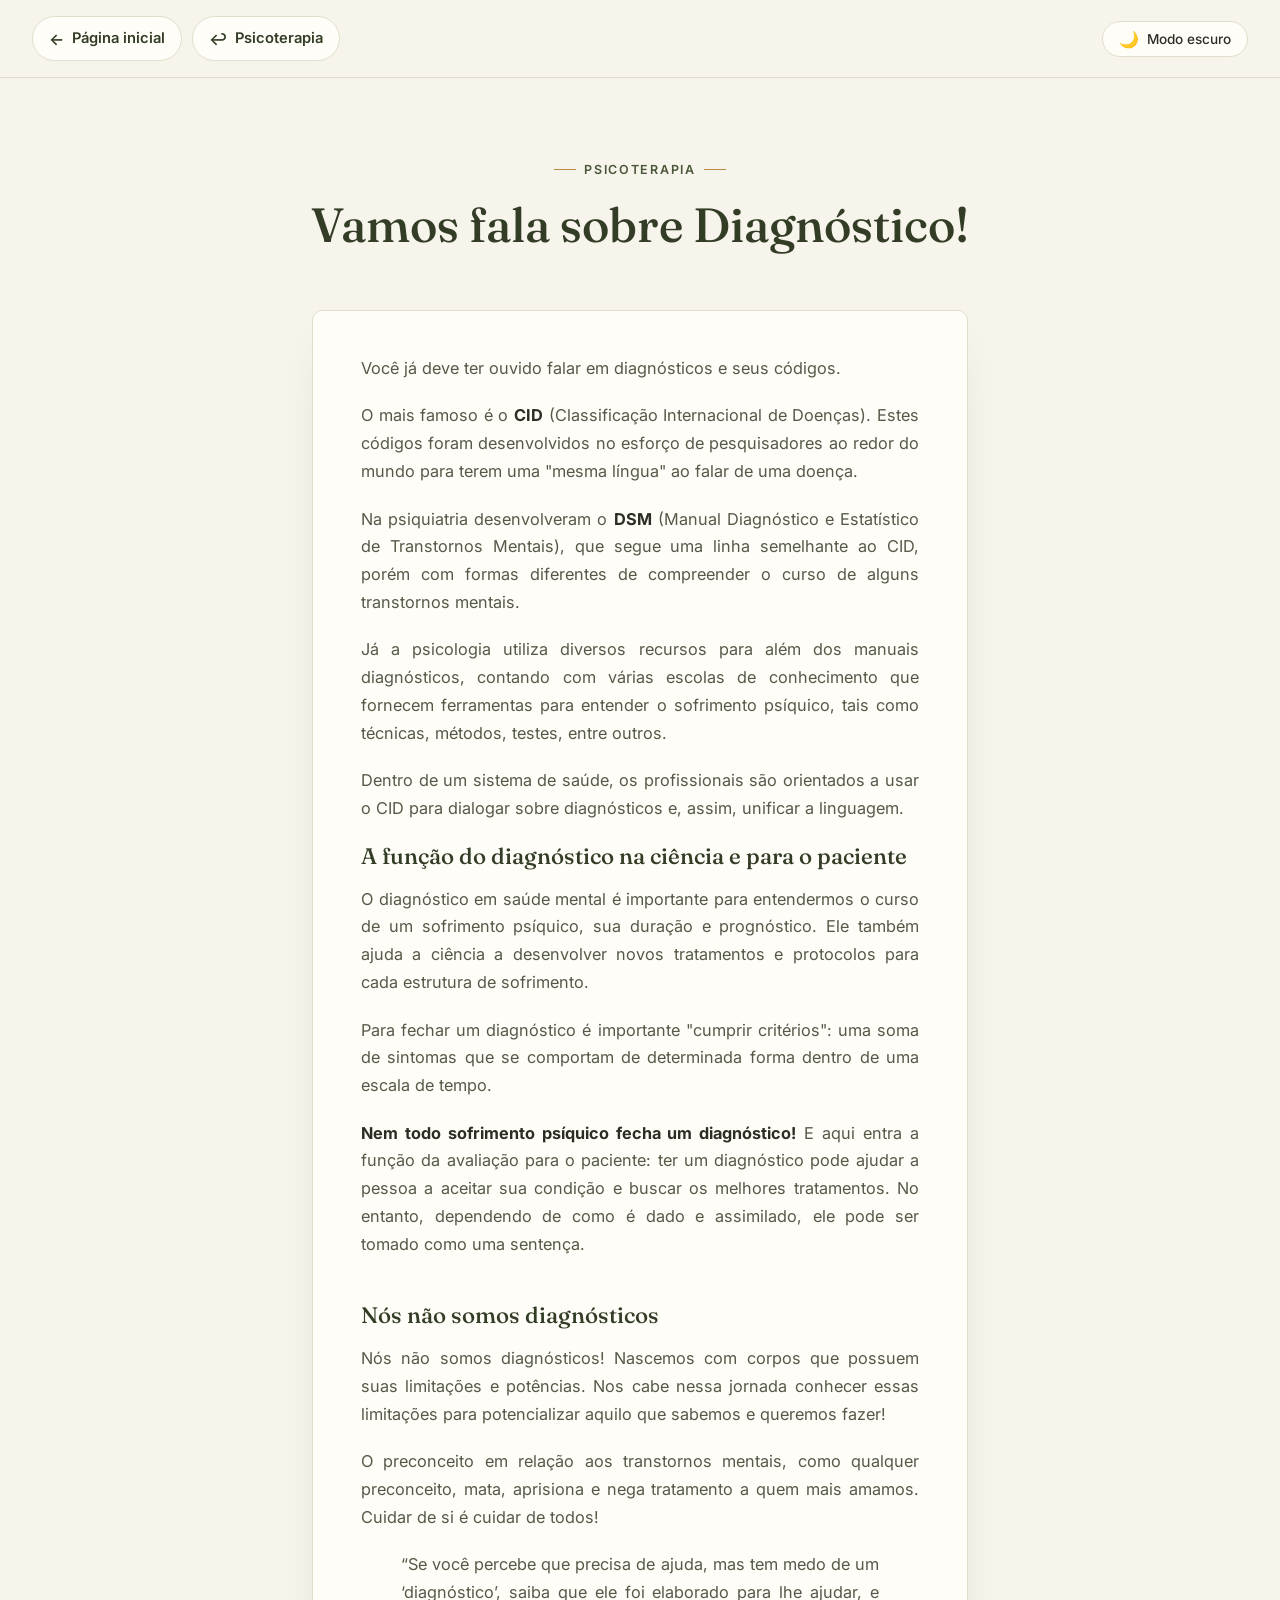
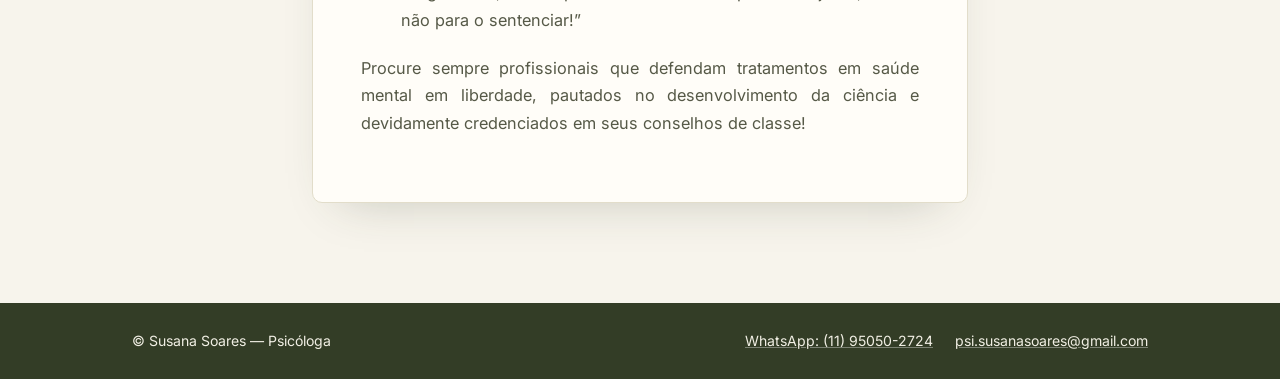
<file: VamosFalarSobreDiagnostico.html>
<!doctype html>
<html lang="pt-BR">
<head>
<meta charset="UTF-8" />
<meta name="viewport" content="width=device-width, initial-scale=1.0" />
<title>Psicoterapia online funciona? — Susana Soares</title>
<meta name="description" content="Psicoterapia online é tão eficiente quanto presencial? Um panorama sobre regulamentação, sigilo e as diferenças entre as duas modalidades." />
<link rel="preconnect" href="https://fonts.googleapis.com">
<link rel="preconnect" href="https://fonts.gstatic.com" crossorigin>
<link href="https://fonts.googleapis.com/css2?family=Fraunces:ital,opsz,wght@0,9..144,400;0,9..144,500;0,9..144,600;1,9..144,500&family=Inter:wght@400;500;600&display=swap" rel="stylesheet">
<link id="theme-stylesheet" rel="stylesheet" href="css/StylePsicoterapia.css">
</head>
<body>

<div class="top-actions">
  <div class="top-actions-left">
    <a class="btn-home" href="sobre-susana-soares.html" aria-label="Voltar para a página inicial">
      <span class="ico" aria-hidden="true">←</span> <span>Página inicial</span>
    </a>
    <a class="btn-home" href="psicoterapia.html" aria-label="Voltar para a página de Psicoterapia">
      <span class="ico" aria-hidden="true">↩</span> <span>Psicoterapia</span>
    </a>
  </div>
  <button id="theme-toggle" type="button" aria-pressed="false" aria-label="Alternar para modo escuro">
    <span class="icon" aria-hidden="true">🌙</span>
    <span class="label">Modo escuro</span>
  </button>
</div>

<main>

  <header class="page-header wrap">
    <span class="eyebrow">Psicoterapia</span>
    <h1>Vamos fala sobre Diagnóstico!  </h1>
  </header>

  <article class="article">
    <div class="article-box">
<p>Você já deve ter ouvido falar em diagnósticos e seus códigos.</p>

<p>O mais famoso é o <strong>CID</strong> (Classificação Internacional de Doenças). Estes códigos foram desenvolvidos no esforço de pesquisadores ao redor do mundo para terem uma "mesma língua" ao falar de uma doença.</p>

<p>Na psiquiatria desenvolveram o <strong>DSM</strong> (Manual Diagnóstico e Estatístico de Transtornos Mentais), que segue uma linha semelhante ao CID, porém com formas diferentes de compreender o curso de alguns transtornos mentais.</p>

<p>Já a psicologia utiliza diversos recursos para além dos manuais diagnósticos, contando com várias escolas de conhecimento que fornecem ferramentas para entender o sofrimento psíquico, tais como técnicas, métodos, testes, entre outros.</p>

<p>Dentro de um sistema de saúde, os profissionais são orientados a usar o CID para dialogar sobre diagnósticos e, assim, unificar a linguagem.</p>

<h2>A função do diagnóstico na ciência e para o paciente</h2>

<p>O diagnóstico em saúde mental é importante para entendermos o curso de um sofrimento psíquico, sua duração e prognóstico. Ele também ajuda a ciência a desenvolver novos tratamentos e protocolos para cada estrutura de sofrimento.</p>

<p>Para fechar um diagnóstico é importante "cumprir critérios": uma soma de sintomas que se comportam de determinada forma dentro de uma escala de tempo.</p>

<p><strong>Nem todo sofrimento psíquico fecha um diagnóstico!</strong> E aqui entra a função da avaliação para o paciente: ter um diagnóstico pode ajudar a pessoa a aceitar sua condição e buscar os melhores tratamentos. No entanto, dependendo de como é dado e assimilado, ele pode ser tomado como uma sentença.</p>

<h2>Nós não somos diagnósticos</h2>

<p>Nós não somos diagnósticos! Nascemos com corpos que possuem suas limitações e potências. Nos cabe nessa jornada conhecer essas limitações para potencializar aquilo que sabemos e queremos fazer!</p>

<p>O preconceito em relação aos transtornos mentais, como qualquer preconceito, mata, aprisiona e nega tratamento a quem mais amamos. Cuidar de si é cuidar de todos!</p>

<blockquote>
  <p>“Se você percebe que precisa de ajuda, mas tem medo de um ‘diagnóstico’, saiba que ele foi elaborado para lhe ajudar, e não para o sentenciar!”</p>
</blockquote>

<p>Procure sempre profissionais que defendam tratamentos em saúde mental em liberdade, pautados no desenvolvimento da ciência e devidamente credenciados em seus conselhos de classe!</p></article>

</main>

<footer class="site">
  <div class="wrap footer-inner">
    <span>© Susana Soares — Psicóloga</span>
    <div class="footer-links">
      <a href="https://api.whatsapp.com/send?phone=5511950502724" target="_blank" rel="noreferrer noopener">WhatsApp: (11) 95050-2724</a>
      <a href="mailto:psi.susanasoares@gmail.com">psi.susanasoares@gmail.com</a>
    </div>
  </div>
</footer>

<script>
  (function () {
    var LIGHT_HREF = 'css/StylePsicoterapia.css';
    var DARK_HREF  = 'css/DarkStylePsicoterapia.css';

    var link   = document.getElementById('theme-stylesheet');
    var button = document.getElementById('theme-toggle');
    var label  = button.querySelector('.label');
    var icon   = button.querySelector('.icon');

    function setTheme(isDark) {
      link.setAttribute('href', isDark ? DARK_HREF : LIGHT_HREF);
      document.documentElement.setAttribute('data-theme', isDark ? 'dark' : 'light');
      button.setAttribute('aria-pressed', String(isDark));
      button.setAttribute('aria-label', isDark ? 'Alternar para modo claro' : 'Alternar para modo escuro');
      label.textContent = isDark ? 'Modo claro' : 'Modo escuro';
      icon.textContent = isDark ? '☀️' : '🌙';
    }

    button.addEventListener('click', function () {
      var isDark = document.documentElement.getAttribute('data-theme') === 'dark';
      setTheme(!isDark);
    });

    setTheme(false);
  })();
</script>

</body>
</html>
</file>
<file: css/StylePsicoterapia.css>
/* ============================================
   StylePsicoterapia.css — modo claro
   ============================================ */

:root{
  --cream:      #f7f4ec;
  --paper:      #fffdf8;
  --ink:        #2c2e24;
  --ink-soft:   #565947;
  --sage:       #7c8a5a;
  --sage-deep:  #4a5638;
  --sage-dark:  #333d26;
  --ochre:      #b9893f;
  --line:       #e2ddca;
}

*{box-sizing:border-box;}
html{scroll-behavior:smooth;}
body{
  margin:0;
  background:var(--cream);
  color:var(--ink);
  font-family:'Inter',-apple-system,BlinkMacSystemFont,sans-serif;
  font-size:17px;
  line-height:1.7;
  -webkit-font-smoothing:antialiased;
}
h1,h2,.display{
  font-family:'Fraunces',Georgia,serif;
  font-weight:500;
  color:var(--sage-dark);
  line-height:1.2;
  margin:0;
}
a{color:inherit;}
.wrap{max-width:1080px;margin:0 auto;padding:0 32px;}

/* ---------- Ações do topo ---------- */
.top-actions{
  position:sticky; top:0; z-index:50;
  display:flex; align-items:center; justify-content:space-between;
  padding:16px 32px;
  background:rgba(247,244,236,.92);
  backdrop-filter:blur(6px);
  border-bottom:1px solid var(--line);
}
.btn-home{
  display:inline-flex; align-items:center; gap:8px;
  text-decoration:none; color:var(--sage-dark);
  font-size:.92rem; font-weight:600;
  padding:9px 16px; border-radius:999px;
  border:1px solid var(--line);
  background:var(--paper);
  transition:background .2s ease, border-color .2s ease;
}
.btn-home:hover{background:var(--sage-deep); color:#fff; border-color:var(--sage-deep);}
.btn-home .ico{font-size:1rem; line-height:1;}

#theme-toggle{
  display:inline-flex; align-items:center; gap:8px;
  padding:9px 16px; border-radius:999px;
  border:1px solid var(--line);
  background:var(--paper); color:var(--ink);
  font-family:'Inter',sans-serif; font-size:.85rem; font-weight:500;
  cursor:pointer; transition:background .2s ease, color .2s ease;
}
#theme-toggle:hover{background:#fff;}
#theme-toggle .icon{font-size:1rem; line-height:1;}

@media (max-width:600px){
  .top-actions{padding:14px 18px;}
  .btn-home span:not(.ico){display:none;}
}

.top-actions-left{display:flex; align-items:center; gap:10px;}

/* ---------- Artigo de leitura longa ---------- */
.article{
  max-width:720px; margin:0 auto; padding:8px 32px 100px;
}
.article-box{
  background:var(--paper);
  border:1px solid var(--line);
  border-radius:10px;
  padding:44px 48px;
  box-shadow:0 22px 48px -28px rgba(51,61,38,.28);
}
.article h2{
  font-size:1.4rem; margin:44px 0 16px; color:var(--sage-dark);
}
.article h2:first-of-type{margin-top:0;}
.article p{
  color:var(--ink-soft); margin:0 0 20px; font-size:1.02rem;
  text-align:justify;
  text-justify:inter-word;
  hyphens:auto;
}
.article p strong{color:var(--ink);}
@media (max-width:640px){
  .article-box{padding:30px 26px;}
  .article p{text-align:left;}
}

/* ---------- Cabeçalho da página ---------- */
.page-header{padding:72px 0 48px; text-align:center;}
.eyebrow{
  display:inline-flex; align-items:center; gap:8px;
  font-size:.78rem; letter-spacing:.14em; text-transform:uppercase;
  color:var(--sage-deep); font-weight:600; margin-bottom:16px;
  justify-content:center;
}
.eyebrow::before,.eyebrow::after{content:"";width:22px;height:1px;background:var(--ochre);}
.page-header h1{font-size:clamp(2.1rem,4vw,3rem); max-width:22ch; margin:0 auto;}
.quote{
  font-family:'Fraunces',serif; font-style:italic; font-weight:500;
  font-size:clamp(1.15rem,2vw,1.4rem); color:var(--sage-deep);
  max-width:38ch; margin:26px auto 0; line-height:1.5;
}
.quote cite{display:block; font-style:normal; font-size:.8rem; color:var(--ink-soft); margin-top:10px;}
.hint{
  margin:22px auto 0; font-size:.86rem; color:var(--ink-soft);
  font-style:italic;
}

/* ---------- Cards expansíveis ---------- */
.cards-grid{
  display:grid; grid-template-columns:repeat(2,1fr); gap:24px;
  padding:20px 32px 90px;
  align-items:start;
}
@media (max-width:820px){ .cards-grid{grid-template-columns:1fr;} }

.expand-card{
  background:var(--paper);
  border:1px solid var(--line);
  border-radius:8px;
  padding:30px 30px 26px;
  cursor:pointer;
  outline:none;
  transition:box-shadow .3s ease, border-color .3s ease, transform .3s ease;
}
.expand-card:hover,
.expand-card:focus-visible{
  box-shadow:0 22px 40px -20px rgba(51,61,38,.28);
  border-color:var(--sage);
  transform:translateY(-2px);
}

.card-face h2{font-size:1.35rem; margin:8px 0 10px;}
.card-face .eyebrow{margin-bottom:10px;}
.teaser{color:var(--ink-soft); font-size:.96rem; margin:0;}

.card-hidden{
  max-height:0;
  opacity:0;
  overflow:hidden;
  transition:max-height .45s ease, opacity .35s ease .05s, margin-top .45s ease;
  margin-top:0;
}
.expand-card:hover .card-hidden,
.expand-card:focus-visible .card-hidden,
.expand-card.is-open .card-hidden{
  max-height:900px;
  opacity:1;
  margin-top:18px;
}
.card-hidden p{color:var(--ink-soft); margin:0 0 14px; font-size:.96rem;}
.card-hidden p:last-of-type{margin-bottom:16px;}
.card-hidden a{
  color:var(--sage-deep);
  text-decoration:underline;
  text-decoration-color:var(--line);
}
.card-hidden a:hover{text-decoration-color:var(--sage-deep);}

.read-more{
  display:inline-flex; align-items:center; gap:6px;
  font-size:.92rem; font-weight:600; color:var(--sage-deep) !important;
  text-decoration:none !important;
  border-bottom:1px solid var(--ochre); padding-bottom:2px;
}
.read-more:hover{color:var(--ochre) !important;}

/* ---------- Rodapé ---------- */
footer.site{
  background:var(--sage-dark); color:#f1efe4;
  padding:26px 0;
}
.footer-inner{
  display:flex; justify-content:space-between; flex-wrap:wrap; gap:10px;
  font-size:.88rem;
}
.footer-inner a{color:#f1efe4; text-decoration:underline; text-decoration-color:rgba(255,255,255,.35);}
.footer-inner a:hover{text-decoration-color:#f1efe4;}
.footer-links{display:flex; gap:22px; flex-wrap:wrap;}
</file>
